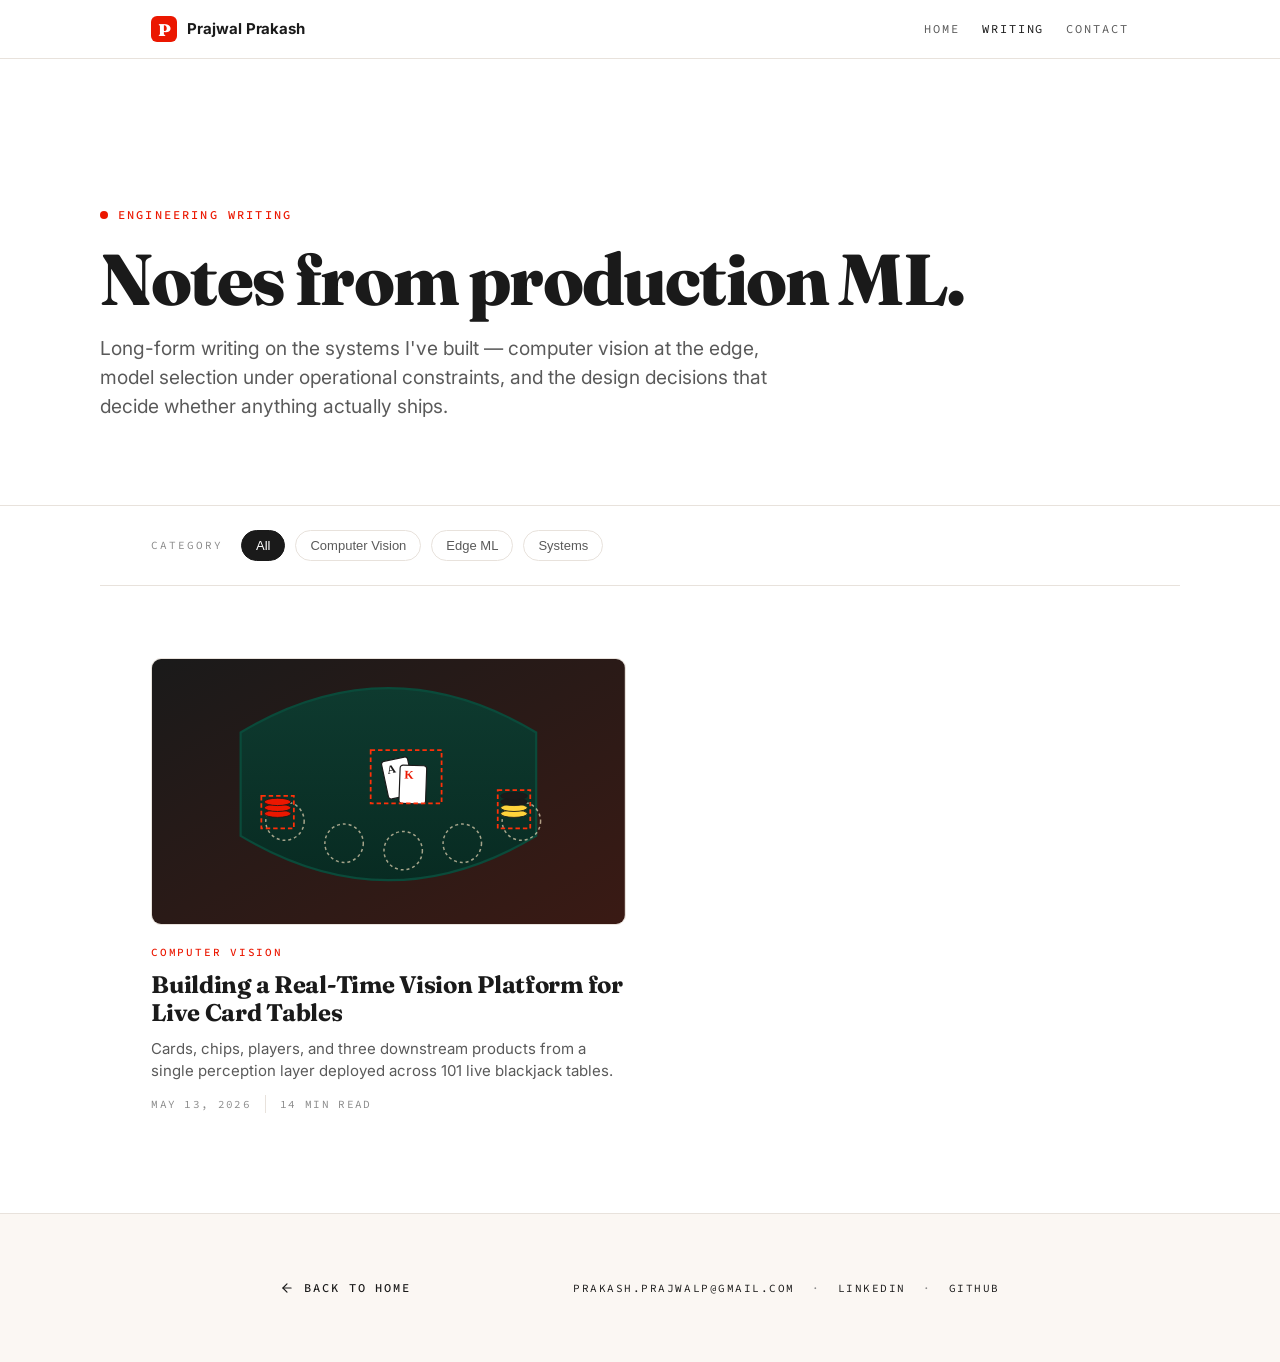
<file: blog/index.html>
<!DOCTYPE html>
<html lang="en">
<head>
  <meta charset="UTF-8" />
  <meta name="viewport" content="width=device-width, initial-scale=1.0" />
  <title>Writing — Prajwal Prakash</title>
  <meta name="description" content="Engineering writing by Prajwal Prakash — production computer vision, edge ML, and the operational decisions that shape what ships." />

  <link rel="preconnect" href="https://fonts.googleapis.com" />
  <link rel="preconnect" href="https://fonts.gstatic.com" crossorigin />
  <link href="https://fonts.googleapis.com/css2?family=Fraunces:opsz,wght@9..144,400;9..144,700;9..144,800;9..144,900&family=Inter:wght@300;400;500;600;700;800&family=Source+Code+Pro:wght@500&display=swap" rel="stylesheet" />

  <link rel="stylesheet" href="blog.css" />
  <link rel="icon" href="data:image/svg+xml,%3Csvg xmlns='http://www.w3.org/2000/svg' viewBox='0 0 100 100'%3E%3Crect width='100' height='100' rx='22' fill='%23EB1700'/%3E%3Ctext x='50' y='70' font-family='Georgia,serif' font-size='62' font-weight='900' text-anchor='middle' fill='white'%3EP%3C/text%3E%3C/svg%3E" />
</head>
<body>

  <header class="site-header">
    <div class="site-header-inner">
      <a class="site-mark" href="../">
        <span class="site-mark-badge">P</span>
        <span>Prajwal Prakash</span>
      </a>
      <nav class="site-nav" aria-label="Primary">
        <a href="../">Home</a>
        <a href="./" class="is-active">Writing</a>
        <a href="../#contact">Contact</a>
      </nav>
    </div>
  </header>

  <section class="blog-index-hero">
    <div class="blog-index-hero-inner">
      <p class="blog-index-eyebrow">Engineering Writing</p>
      <h1 class="blog-index-title">Notes from production ML.</h1>
      <p class="blog-index-sub">Long-form writing on the systems I've built — computer vision at the edge, model selection under operational constraints, and the design decisions that decide whether anything actually ships.</p>
    </div>
  </section>

  <div class="blog-filter-bar" role="tablist" aria-label="Filter posts by category">
    <span class="blog-filter-label">Category</span>
    <button class="blog-filter-chip is-active" type="button">All</button>
    <button class="blog-filter-chip" type="button">Computer Vision</button>
    <button class="blog-filter-chip" type="button">Edge ML</button>
    <button class="blog-filter-chip" type="button">Systems</button>
  </div>

  <section class="blog-card-grid">

    <a class="blog-card" href="casino-vision/">
      <div class="blog-card-hero" aria-hidden="true">
        <svg viewBox="0 0 320 180" xmlns="http://www.w3.org/2000/svg" preserveAspectRatio="xMidYMid slice">
          <defs>
            <linearGradient id="cv-bg" x1="0" x2="1" y1="0" y2="1">
              <stop offset="0%" stop-color="#1a1a1a"/>
              <stop offset="100%" stop-color="#3a1a14"/>
            </linearGradient>
            <linearGradient id="cv-felt" x1="0" x2="0" y1="0" y2="1">
              <stop offset="0%" stop-color="#0E3A2F"/>
              <stop offset="100%" stop-color="#082B22"/>
            </linearGradient>
          </defs>
          <rect width="320" height="180" fill="url(#cv-bg)"/>
          <!-- Felt arc (top-down blackjack table) -->
          <path d="M 60 50 Q 160 -10 260 50 L 260 120 Q 160 180 60 120 Z" fill="url(#cv-felt)" stroke="#0a4a3a" stroke-width="1.5"/>
          <!-- Betting circles -->
          <circle cx="90" cy="110" r="13" fill="none" stroke="#E8D7B7" stroke-width="1" stroke-dasharray="2 2" opacity="0.7"/>
          <circle cx="130" cy="125" r="13" fill="none" stroke="#E8D7B7" stroke-width="1" stroke-dasharray="2 2" opacity="0.7"/>
          <circle cx="170" cy="130" r="13" fill="none" stroke="#E8D7B7" stroke-width="1" stroke-dasharray="2 2" opacity="0.7"/>
          <circle cx="210" cy="125" r="13" fill="none" stroke="#E8D7B7" stroke-width="1" stroke-dasharray="2 2" opacity="0.7"/>
          <circle cx="250" cy="110" r="13" fill="none" stroke="#E8D7B7" stroke-width="1" stroke-dasharray="2 2" opacity="0.7"/>
          <!-- Cards (fanned) -->
          <g transform="translate(155,70) rotate(-12)">
            <rect width="18" height="26" rx="2" fill="#fff" stroke="#1a1a1a" stroke-width="0.8"/>
            <text x="3" y="9" font-family="serif" font-size="8" fill="#1a1a1a" font-weight="700">A</text>
          </g>
          <g transform="translate(168,72) rotate(2)">
            <rect width="18" height="26" rx="2" fill="#fff" stroke="#1a1a1a" stroke-width="0.8"/>
            <text x="3" y="9" font-family="serif" font-size="8" fill="#EB1700" font-weight="700">K</text>
          </g>
          <!-- Chip stacks -->
          <g transform="translate(85,105)">
            <ellipse cx="0" cy="0" rx="9" ry="2.5" fill="#EB1700" stroke="#1a1a1a" stroke-width="0.6"/>
            <ellipse cx="0" cy="-4" rx="9" ry="2.5" fill="#EB1700" stroke="#1a1a1a" stroke-width="0.6"/>
            <ellipse cx="0" cy="-8" rx="9" ry="2.5" fill="#EB1700" stroke="#1a1a1a" stroke-width="0.6"/>
          </g>
          <g transform="translate(245,105)">
            <ellipse cx="0" cy="0" rx="9" ry="2.5" fill="#FFD43B" stroke="#1a1a1a" stroke-width="0.6"/>
            <ellipse cx="0" cy="-4" rx="9" ry="2.5" fill="#FFD43B" stroke="#1a1a1a" stroke-width="0.6"/>
            <ellipse cx="0" cy="-8" rx="9" ry="2.5" fill="#1A1A1A" stroke="#1a1a1a" stroke-width="0.6"/>
            <ellipse cx="0" cy="-12" rx="9" ry="2.5" fill="#1A1A1A" stroke="#1a1a1a" stroke-width="0.6"/>
          </g>
          <!-- Detection overlay strokes -->
          <rect x="148" y="62" width="48" height="36" fill="none" stroke="#FF3008" stroke-width="1.2" stroke-dasharray="3 2"/>
          <rect x="74" y="93" width="22" height="22" fill="none" stroke="#FF3008" stroke-width="1.2" stroke-dasharray="3 2"/>
          <rect x="234" y="89" width="22" height="26" fill="none" stroke="#FF3008" stroke-width="1.2" stroke-dasharray="3 2"/>
        </svg>
      </div>
      <p class="blog-card-tag">Computer Vision</p>
      <h2 class="blog-card-title">Building a Real-Time Vision Platform for Live Card Tables</h2>
      <p class="blog-card-dek">Cards, chips, players, and three downstream products from a single perception layer deployed across 101 live blackjack tables.</p>
      <p class="blog-card-meta"><span>May 13, 2026</span><span>14 min read</span></p>
    </a>

  </section>

  <footer class="post-footer">
    <div class="post-footer-inner">
      <a class="post-footer-back" href="../">
        <svg viewBox="0 0 24 24" fill="none" stroke="currentColor" stroke-width="2" stroke-linecap="round" stroke-linejoin="round"><line x1="19" y1="12" x2="5" y2="12"/><polyline points="12 19 5 12 12 5"/></svg>
        Back to Home
      </a>
      <p class="post-footer-meta">
        <a href="mailto:prakash.prajwalp@gmail.com">prakash.prajwalp@gmail.com</a>
        &nbsp;·&nbsp;
        <a href="https://linkedin.com/in/prajwal-prakash7" target="_blank" rel="noopener">LinkedIn</a>
        &nbsp;·&nbsp;
        <a href="https://github.com/Prajje" target="_blank" rel="noopener">GitHub</a>
      </p>
    </div>
  </footer>

</body>
</html>
</file>
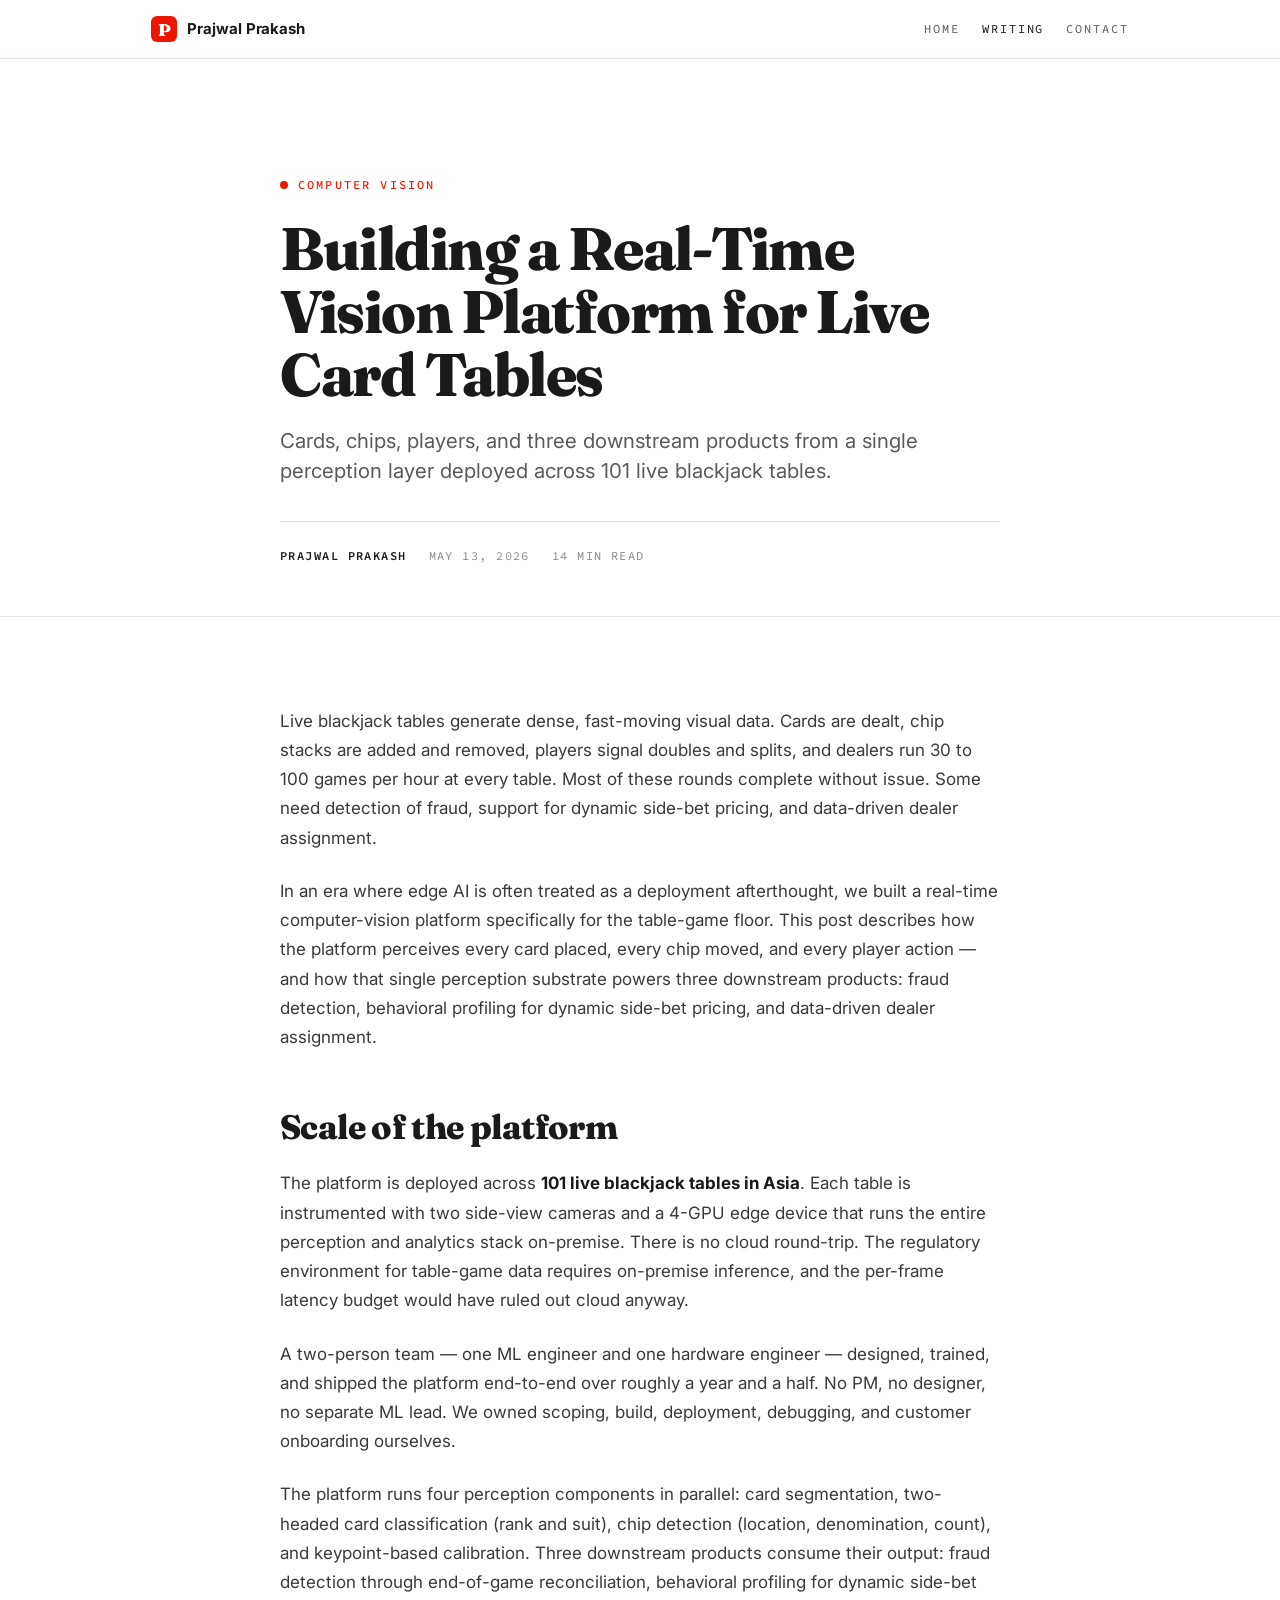
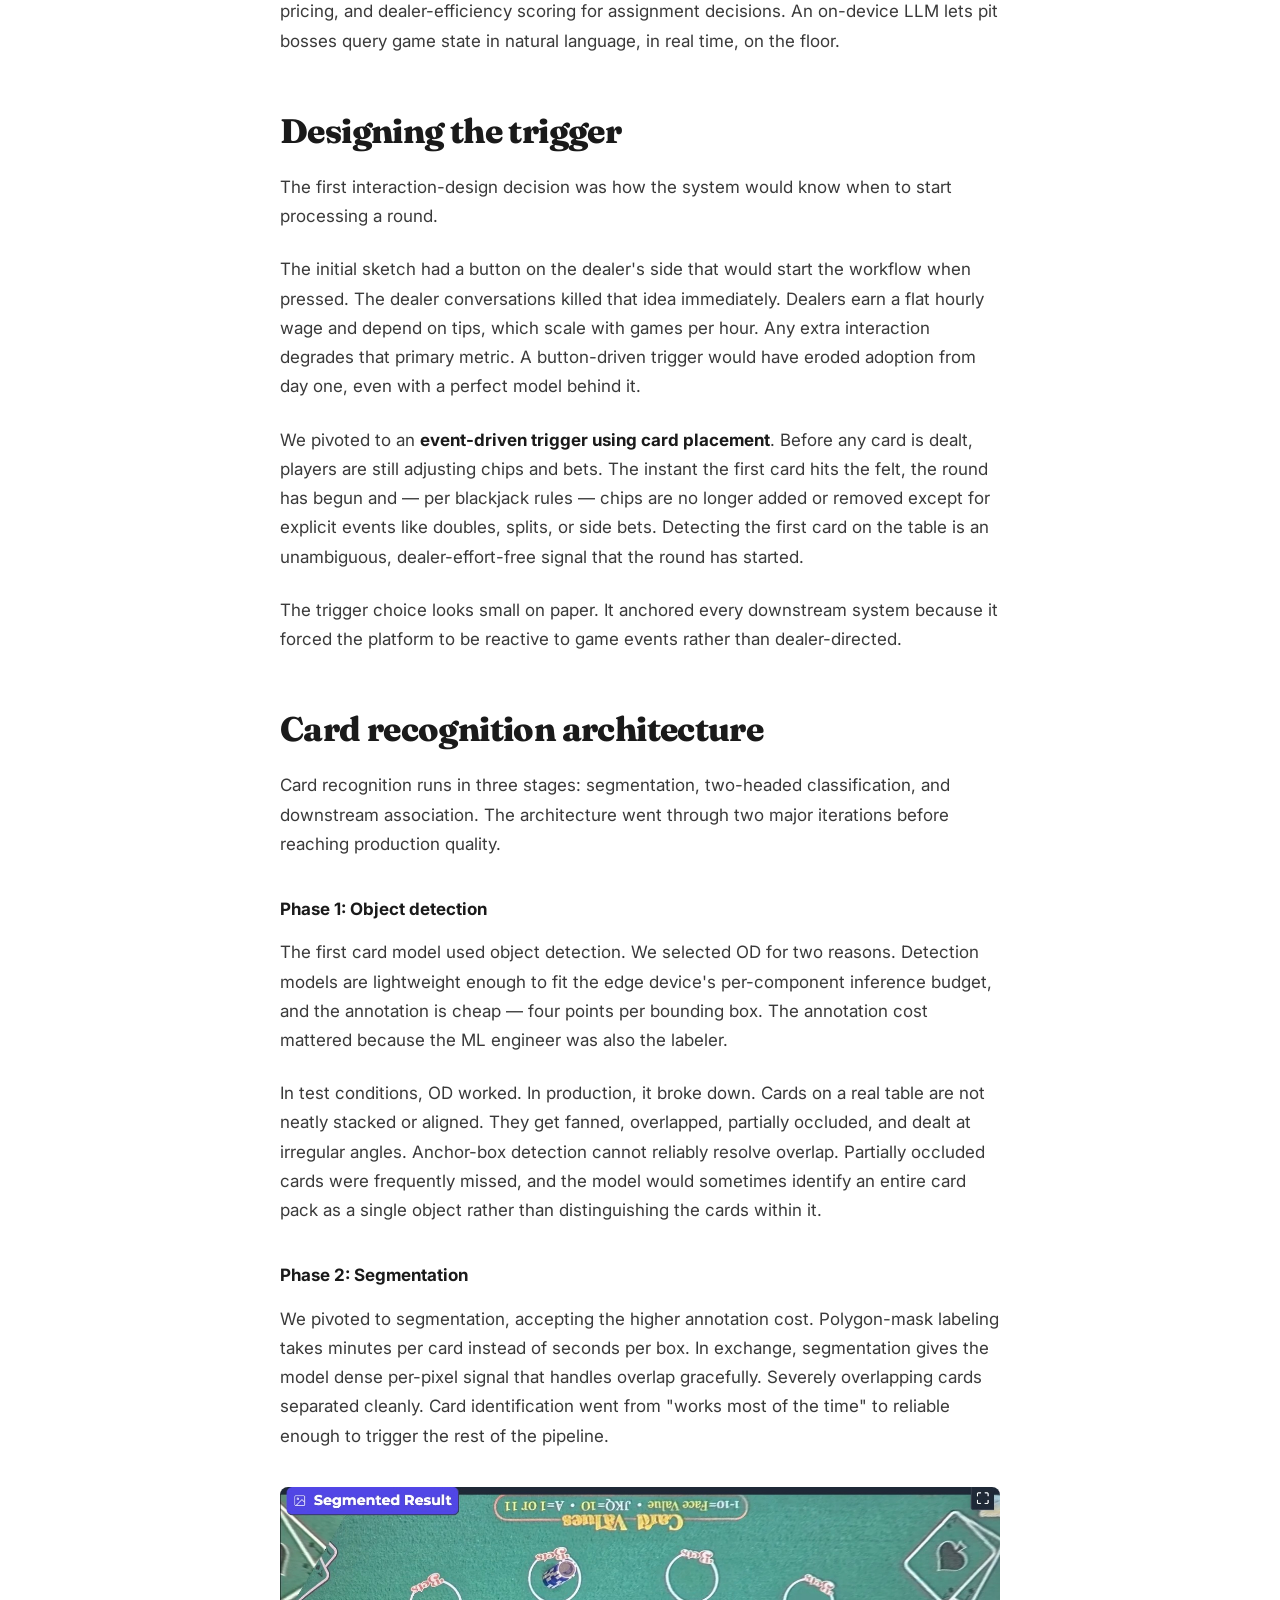
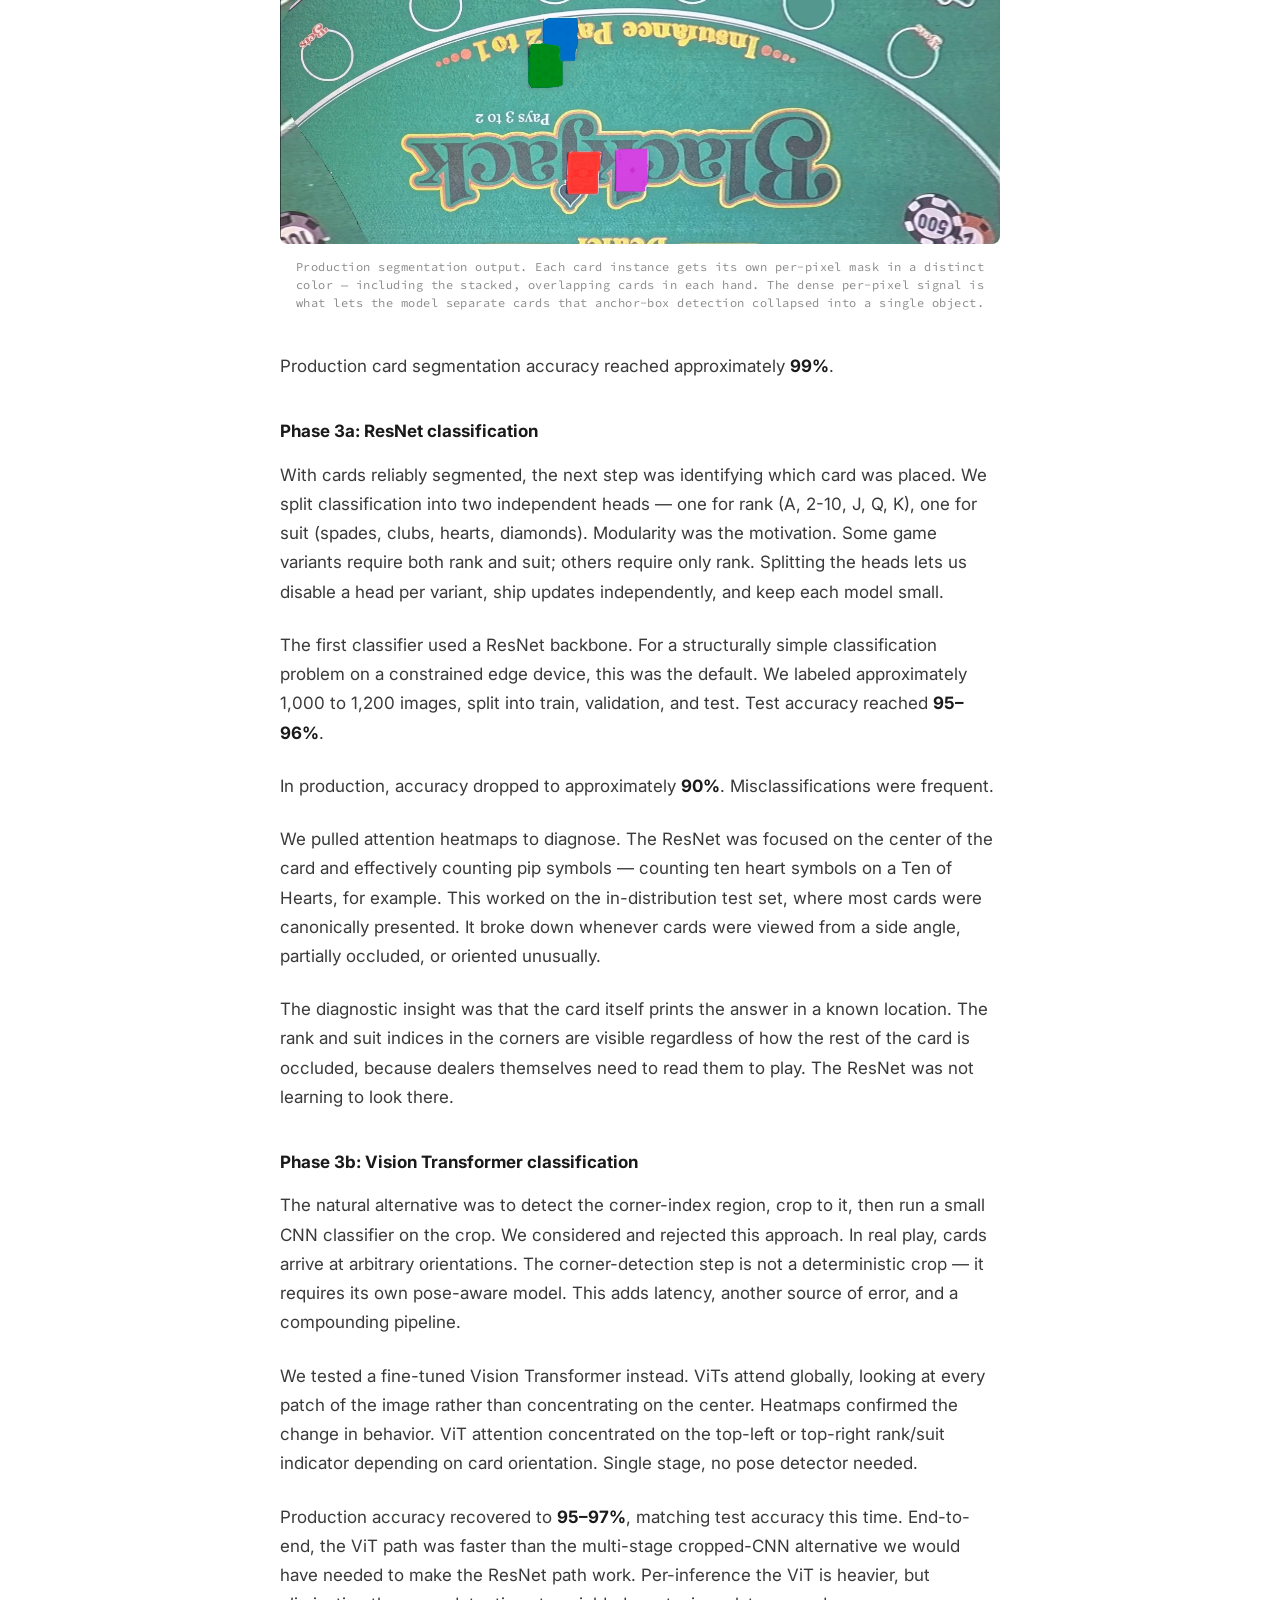
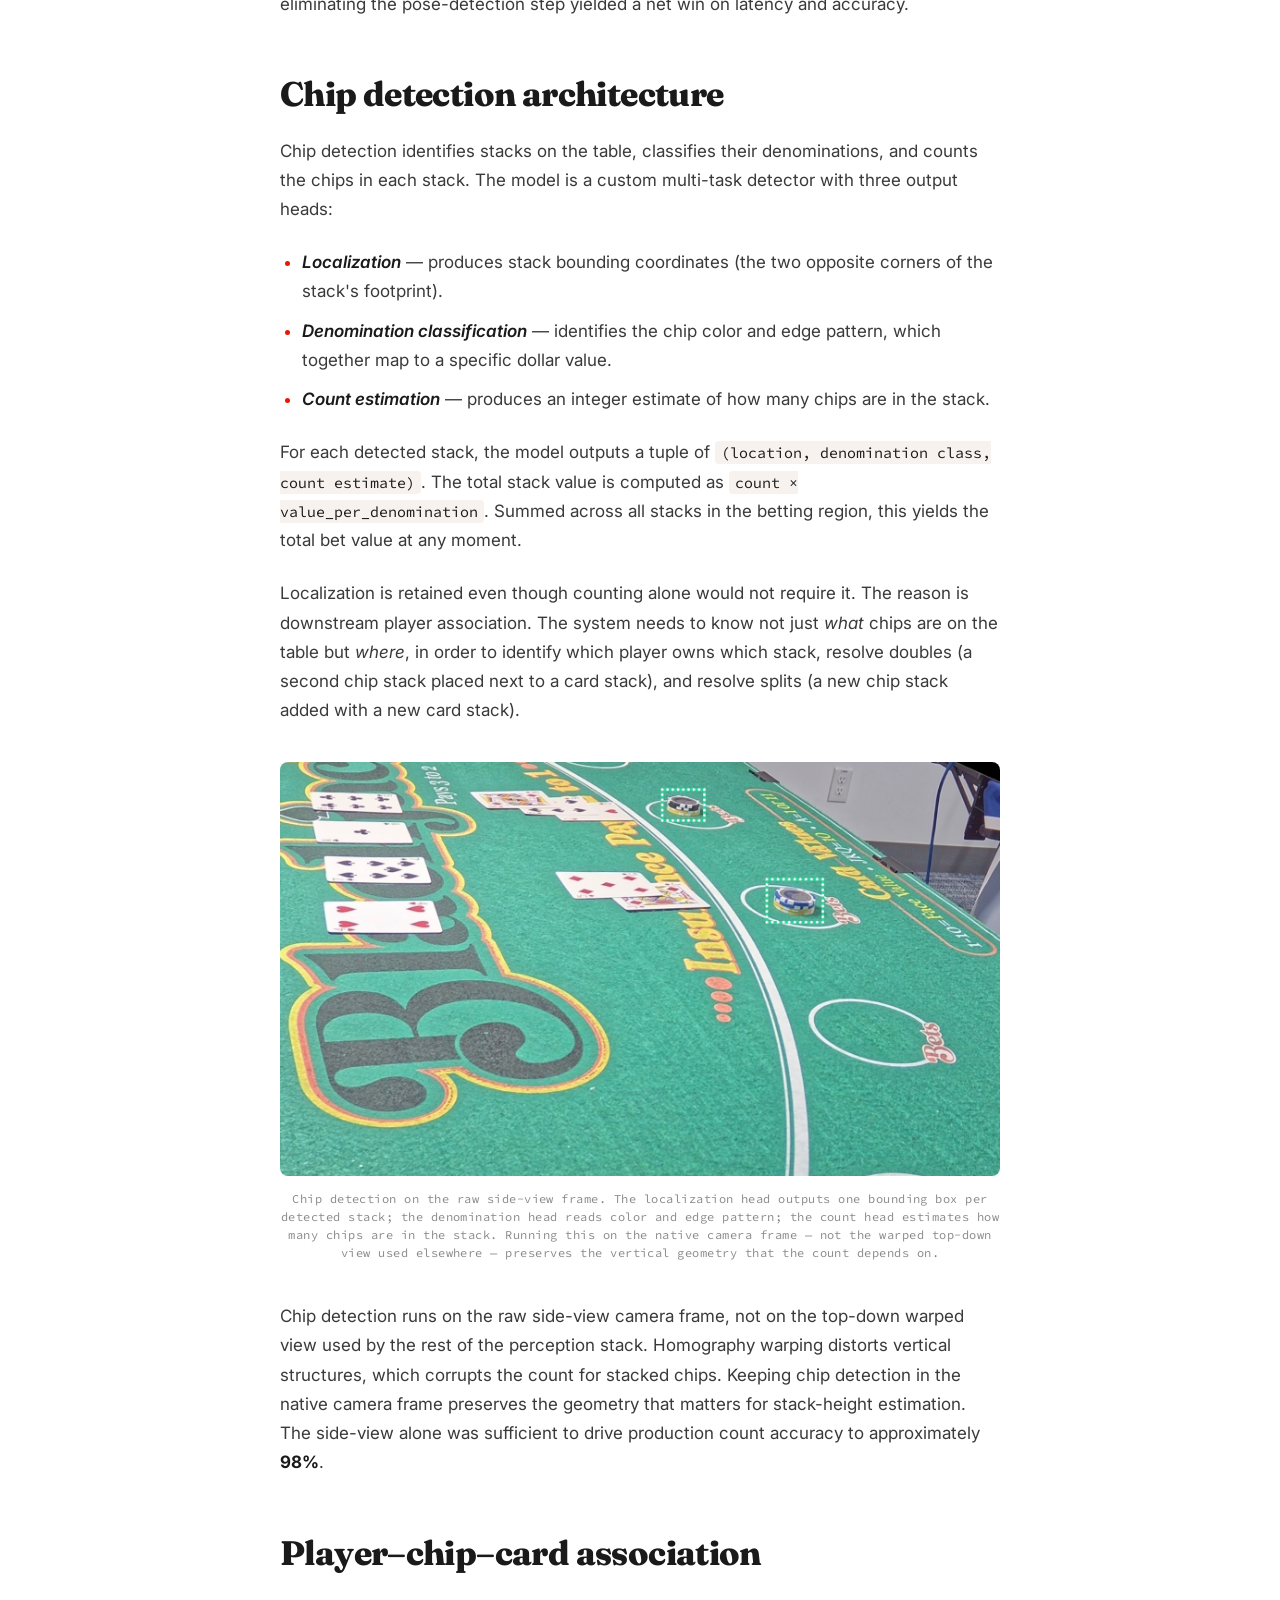
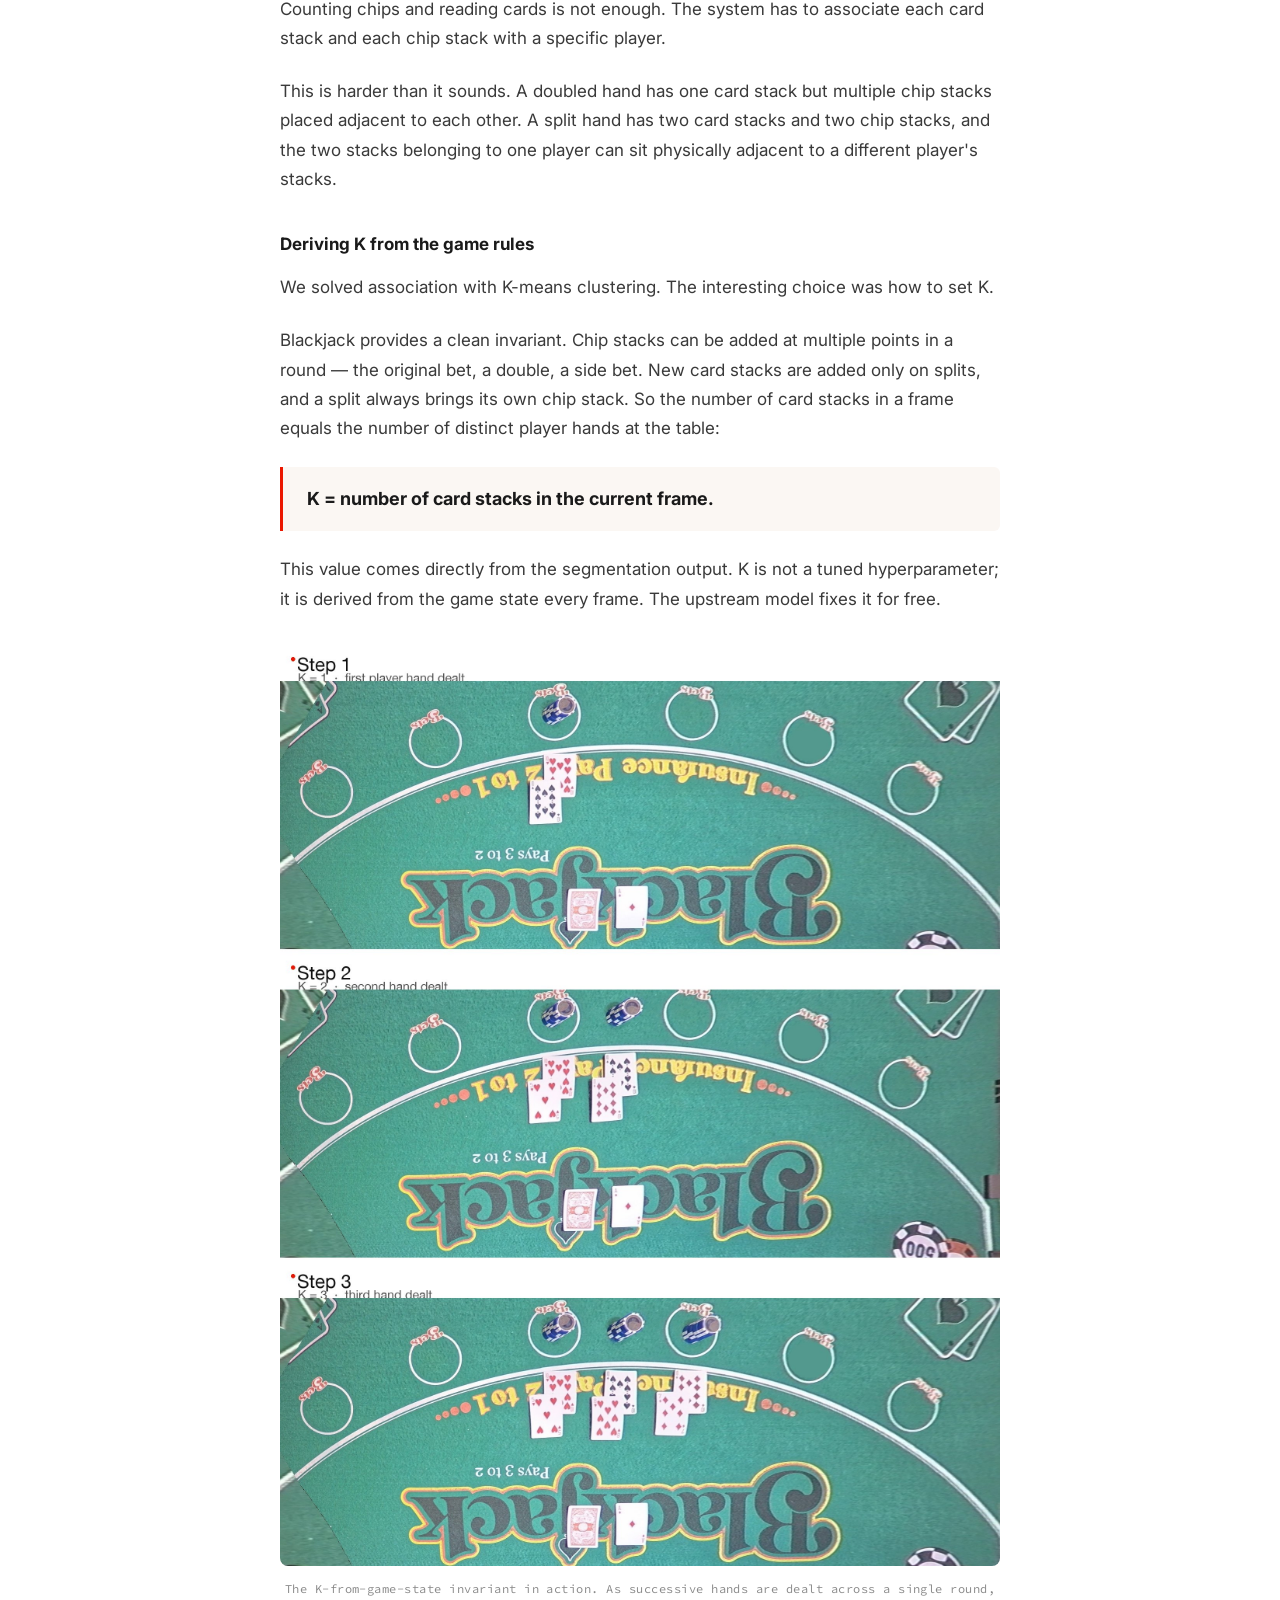
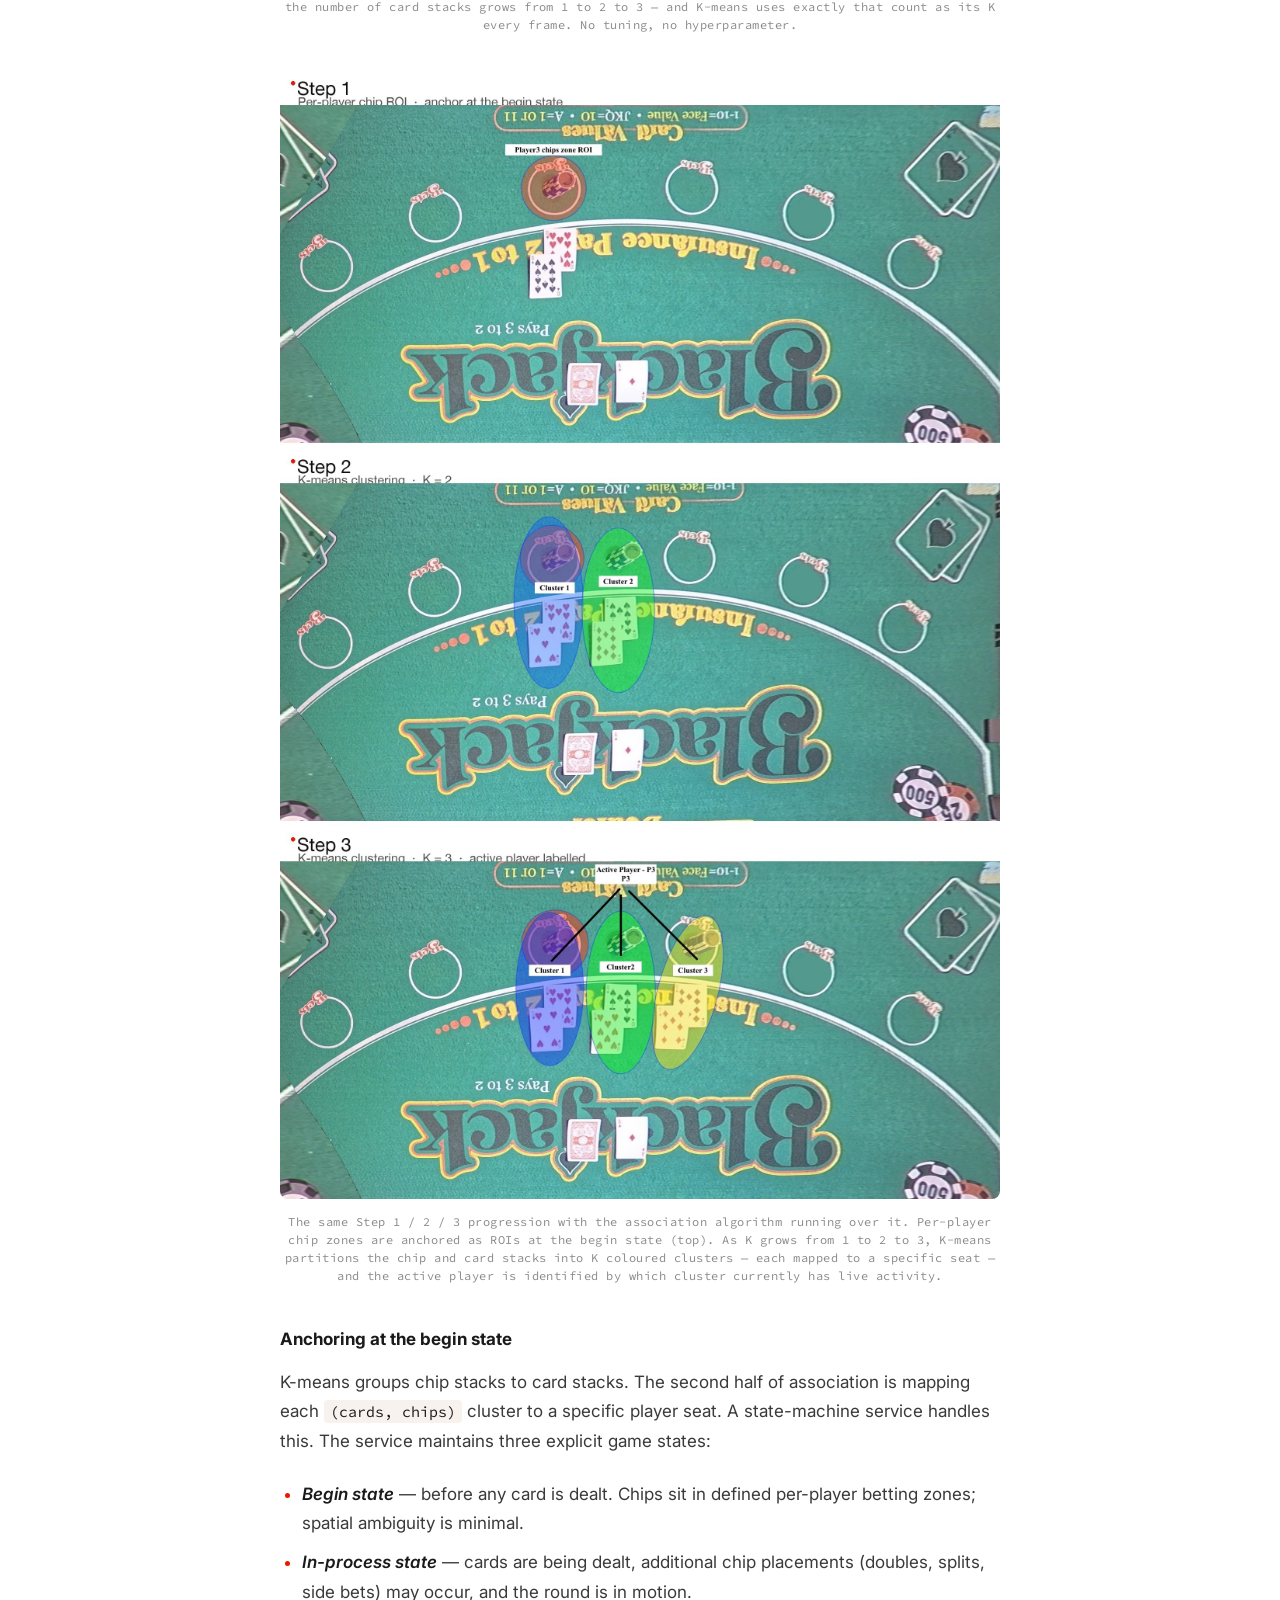
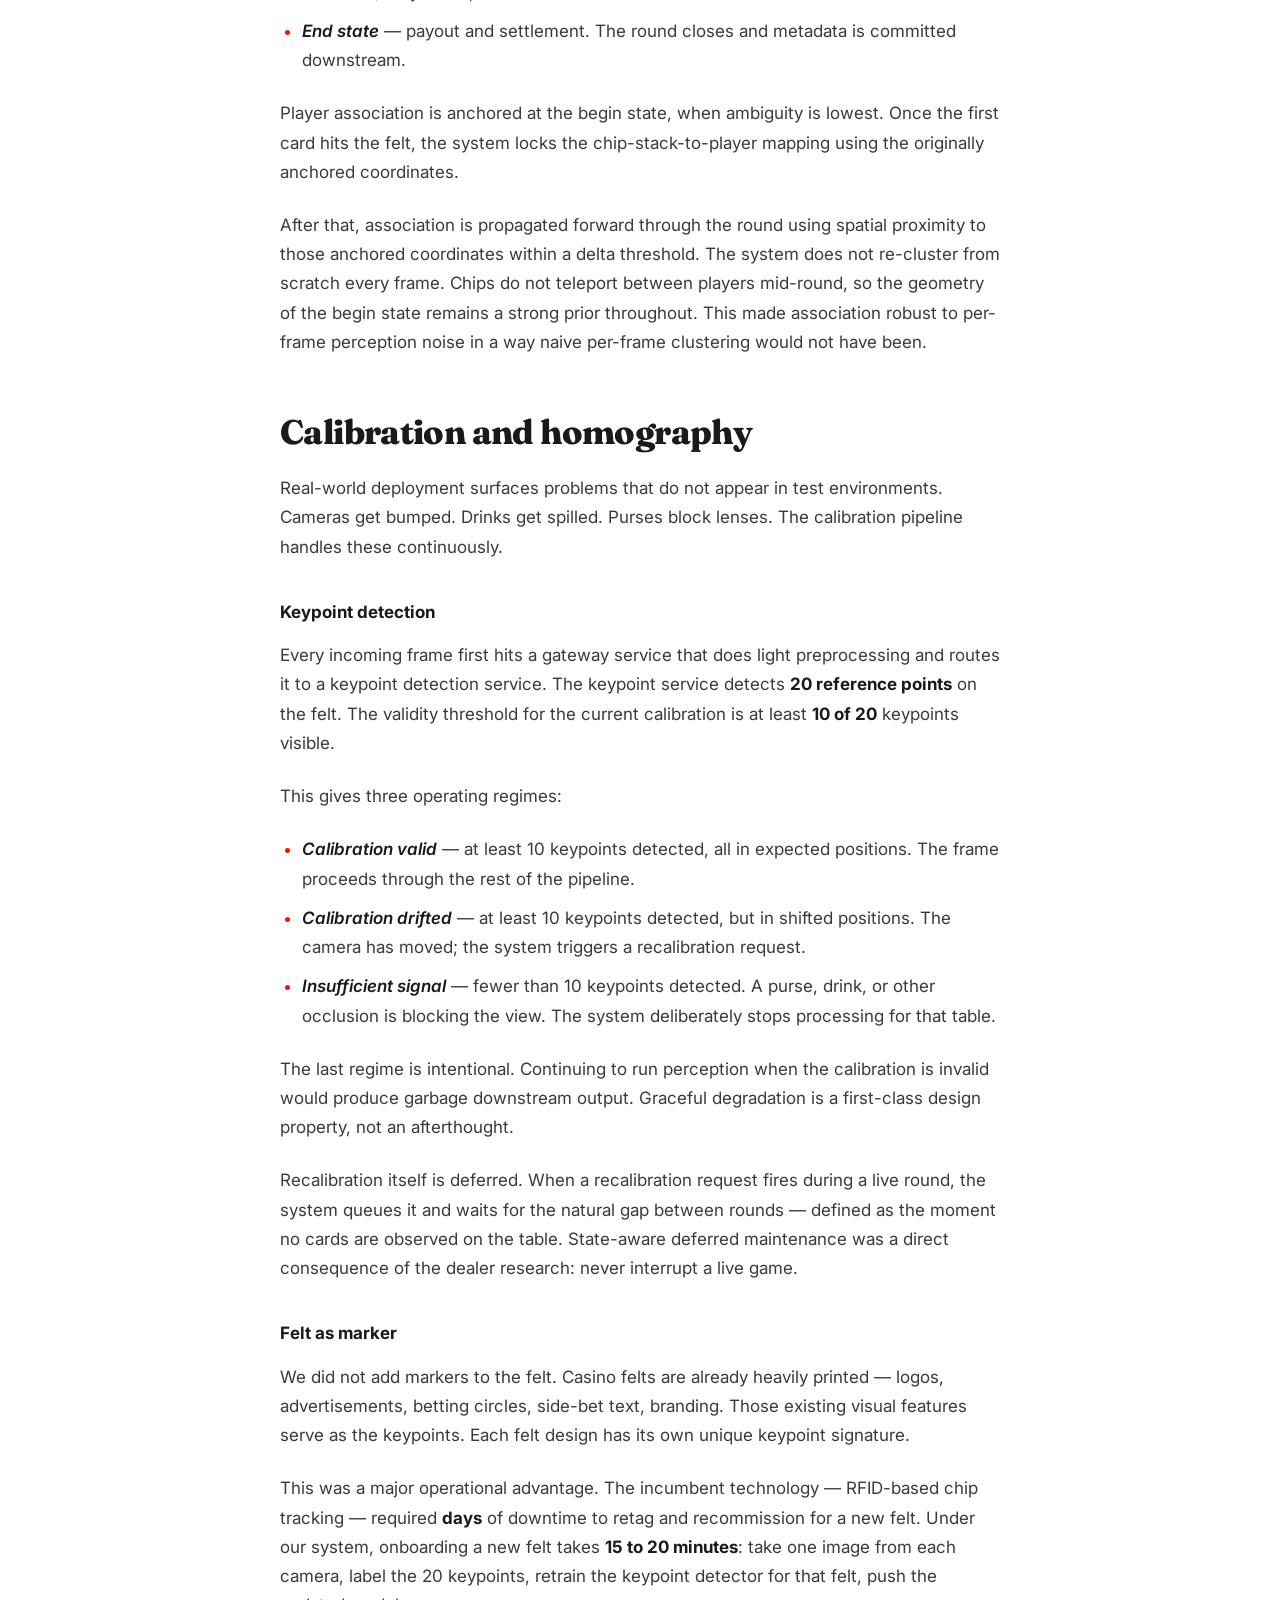
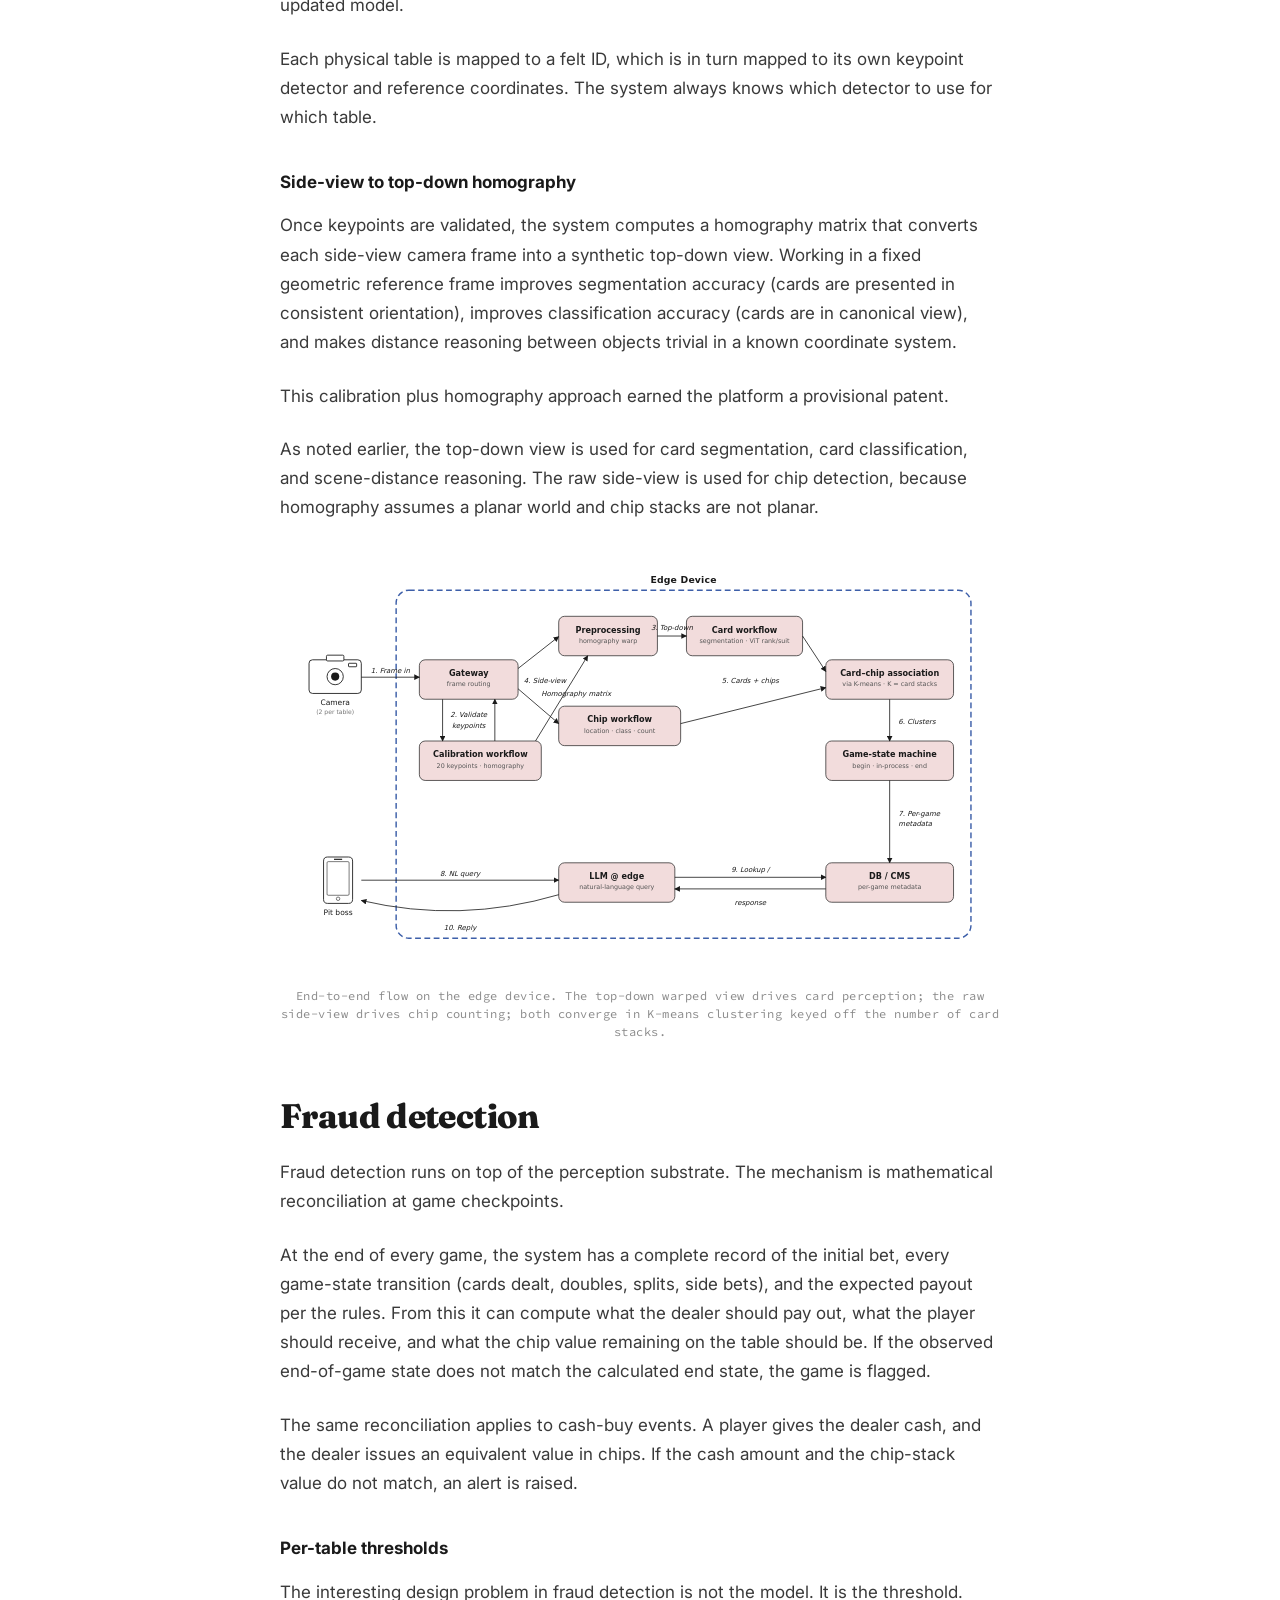
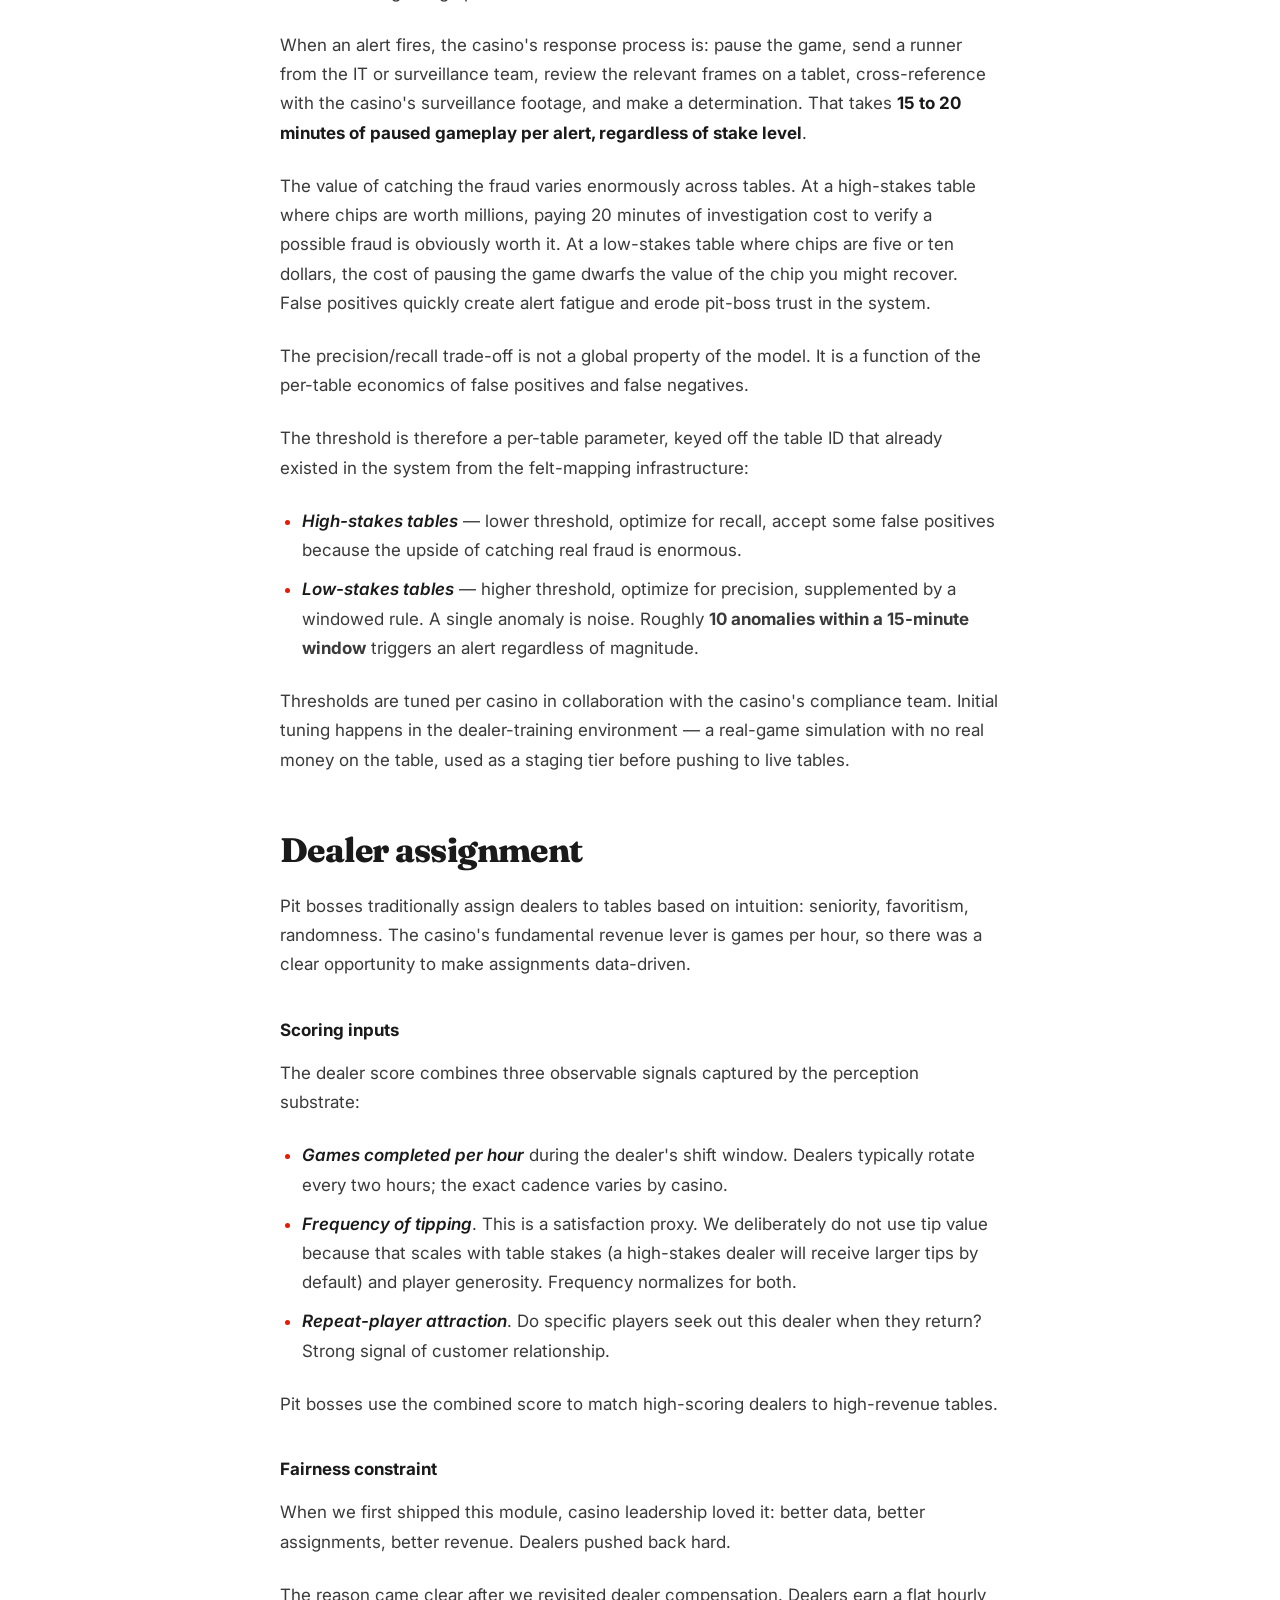
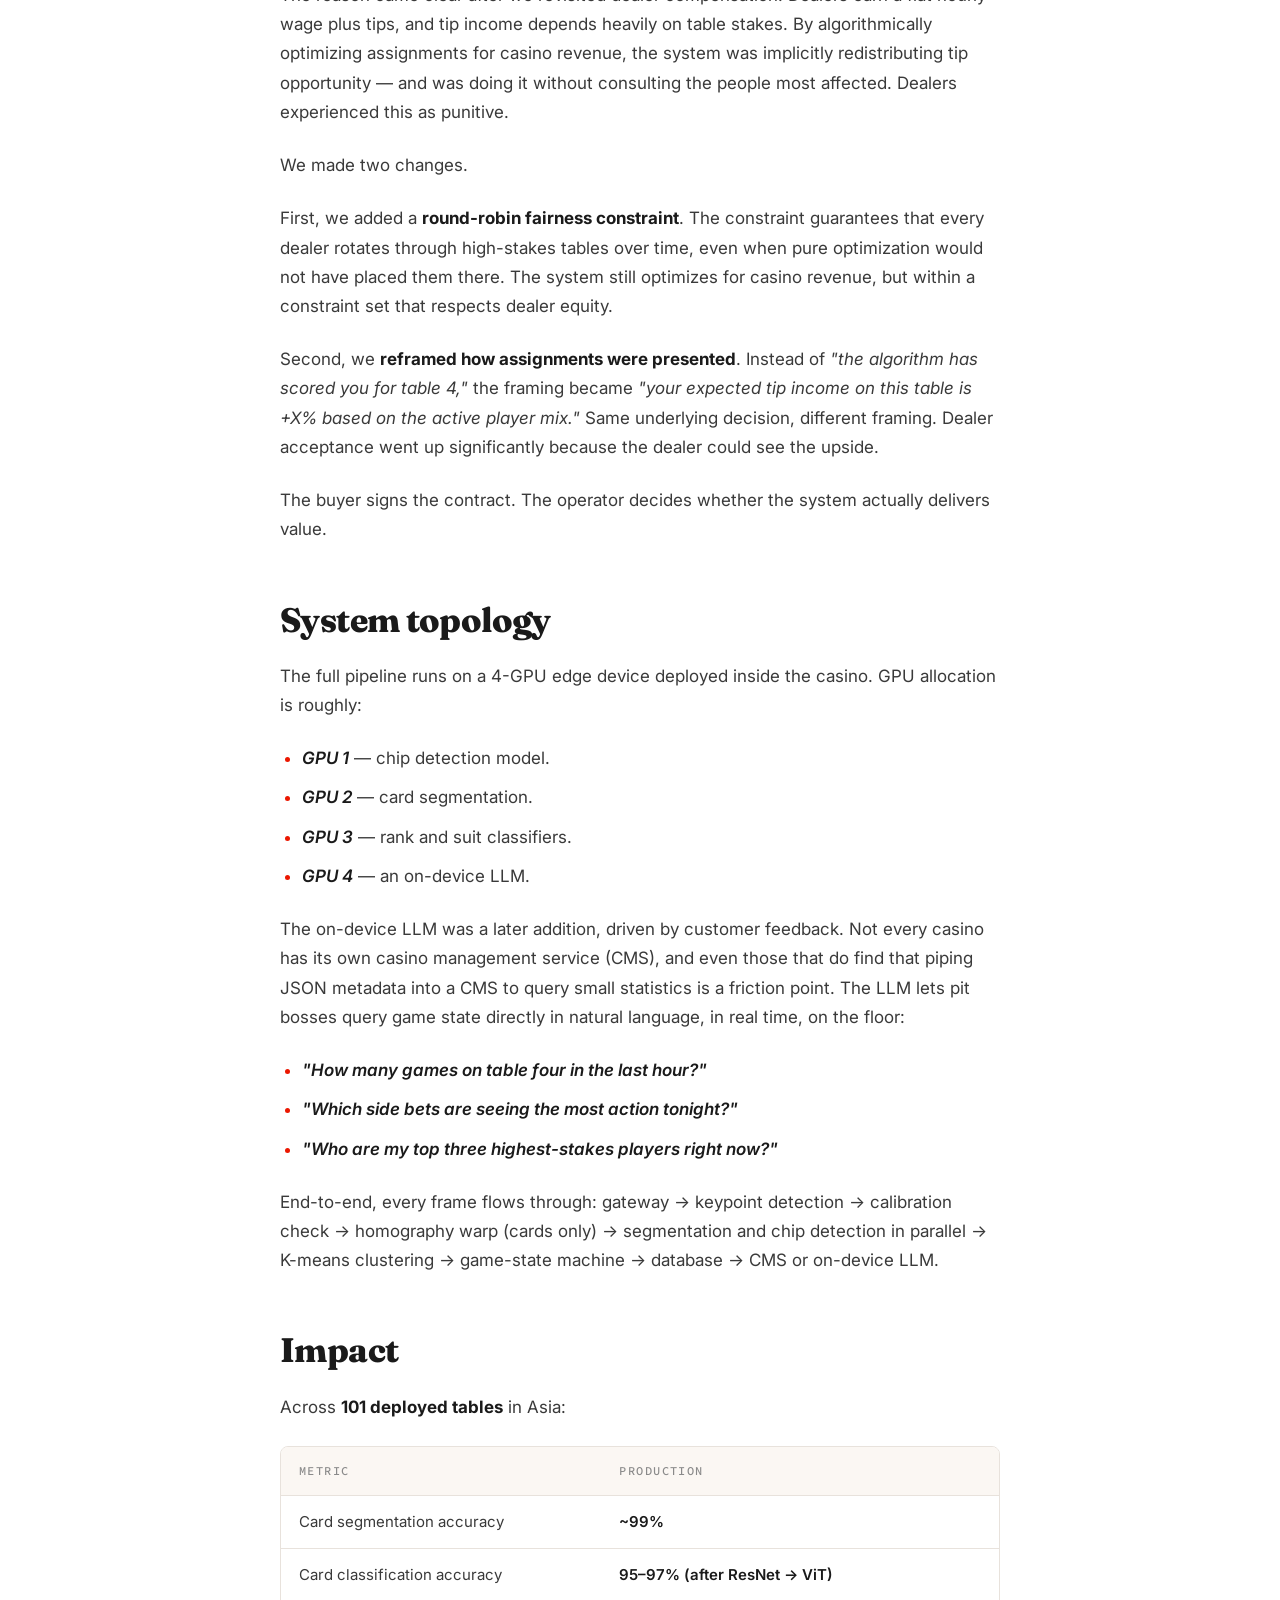
<file: blog/casino-vision/index.html>
<!DOCTYPE html>
<html lang="en">
<head>
  <meta charset="UTF-8" />
  <meta name="viewport" content="width=device-width, initial-scale=1.0" />
  <title>Building a Real-Time Vision Platform for Live Card Tables — Prajwal Prakash</title>
  <meta name="description" content="Cards, chips, players, and three downstream products from a single perception layer deployed across 101 live blackjack tables." />

  <meta property="og:type" content="article" />
  <meta property="og:title" content="Building a Real-Time Vision Platform for Live Card Tables" />
  <meta property="og:description" content="Cards, chips, players, and three downstream products from a single perception layer deployed across 101 live blackjack tables." />

  <link rel="preconnect" href="https://fonts.googleapis.com" />
  <link rel="preconnect" href="https://fonts.gstatic.com" crossorigin />
  <link href="https://fonts.googleapis.com/css2?family=Fraunces:opsz,wght@9..144,400;9..144,700;9..144,800;9..144,900&family=Inter:wght@300;400;500;600;700;800&family=Source+Code+Pro:wght@500&display=swap" rel="stylesheet" />

  <link rel="stylesheet" href="../blog.css" />
  <link rel="icon" href="data:image/svg+xml,%3Csvg xmlns='http://www.w3.org/2000/svg' viewBox='0 0 100 100'%3E%3Crect width='100' height='100' rx='22' fill='%23EB1700'/%3E%3Ctext x='50' y='70' font-family='Georgia,serif' font-size='62' font-weight='900' text-anchor='middle' fill='white'%3EP%3C/text%3E%3C/svg%3E" />
</head>
<body>

  <header class="site-header">
    <div class="site-header-inner">
      <a class="site-mark" href="../../">
        <span class="site-mark-badge">P</span>
        <span>Prajwal Prakash</span>
      </a>
      <nav class="site-nav" aria-label="Primary">
        <a href="../../">Home</a>
        <a href="../" class="is-active">Writing</a>
        <a href="../../#contact">Contact</a>
      </nav>
    </div>
  </header>

  <article>

    <section class="post-hero">
      <div class="post-hero-inner">
        <p class="post-category">Computer Vision</p>
        <h1 class="post-title">Building a Real-Time Vision Platform for Live Card Tables</h1>
        <p class="post-dek">Cards, chips, players, and three downstream products from a single perception layer deployed across 101 live blackjack tables.</p>
        <div class="post-byline">
          <span class="byline-author">Prajwal Prakash</span>
          <span>May 13, 2026</span>
          <span>14 min read</span>
        </div>
      </div>
    </section>

    <section class="post-body">
      <div class="post-body-inner">

        <p>Live blackjack tables generate dense, fast-moving visual data. Cards are dealt, chip stacks are added and removed, players signal doubles and splits, and dealers run 30 to 100 games per hour at every table. Most of these rounds complete without issue. Some need detection of fraud, support for dynamic side-bet pricing, and data-driven dealer assignment.</p>

        <p>In an era where edge AI is often treated as a deployment afterthought, we built a real-time computer-vision platform specifically for the table-game floor. This post describes how the platform perceives every card placed, every chip moved, and every player action — and how that single perception substrate powers three downstream products: fraud detection, behavioral profiling for dynamic side-bet pricing, and data-driven dealer assignment.</p>

        <h2>Scale of the platform</h2>

        <p>The platform is deployed across <strong>101 live blackjack tables in Asia</strong>. Each table is instrumented with two side-view cameras and a 4-GPU edge device that runs the entire perception and analytics stack on-premise. There is no cloud round-trip. The regulatory environment for table-game data requires on-premise inference, and the per-frame latency budget would have ruled out cloud anyway.</p>

        <p>A two-person team — one ML engineer and one hardware engineer — designed, trained, and shipped the platform end-to-end over roughly a year and a half. No PM, no designer, no separate ML lead. We owned scoping, build, deployment, debugging, and customer onboarding ourselves.</p>

        <p>The platform runs four perception components in parallel: card segmentation, two-headed card classification (rank and suit), chip detection (location, denomination, count), and keypoint-based calibration. Three downstream products consume their output: fraud detection through end-of-game reconciliation, behavioral profiling for dynamic side-bet pricing, and dealer-efficiency scoring for assignment decisions. An on-device LLM lets pit bosses query game state in natural language, in real time, on the floor.</p>

        <h2>Designing the trigger</h2>

        <p>The first interaction-design decision was how the system would know when to start processing a round.</p>

        <p>The initial sketch had a button on the dealer's side that would start the workflow when pressed. The dealer conversations killed that idea immediately. Dealers earn a flat hourly wage and depend on tips, which scale with games per hour. Any extra interaction degrades that primary metric. A button-driven trigger would have eroded adoption from day one, even with a perfect model behind it.</p>

        <p>We pivoted to an <strong>event-driven trigger using card placement</strong>. Before any card is dealt, players are still adjusting chips and bets. The instant the first card hits the felt, the round has begun and — per blackjack rules — chips are no longer added or removed except for explicit events like doubles, splits, or side bets. Detecting the first card on the table is an unambiguous, dealer-effort-free signal that the round has started.</p>

        <p>The trigger choice looks small on paper. It anchored every downstream system because it forced the platform to be reactive to game events rather than dealer-directed.</p>

        <h2>Card recognition architecture</h2>

        <p>Card recognition runs in three stages: segmentation, two-headed classification, and downstream association. The architecture went through two major iterations before reaching production quality.</p>

        <p class="phase-h">Phase 1: Object detection</p>

        <p>The first card model used object detection. We selected OD for two reasons. Detection models are lightweight enough to fit the edge device's per-component inference budget, and the annotation is cheap — four points per bounding box. The annotation cost mattered because the ML engineer was also the labeler.</p>

        <p>In test conditions, OD worked. In production, it broke down. Cards on a real table are not neatly stacked or aligned. They get fanned, overlapped, partially occluded, and dealt at irregular angles. Anchor-box detection cannot reliably resolve overlap. Partially occluded cards were frequently missed, and the model would sometimes identify an entire card pack as a single object rather than distinguishing the cards within it.</p>

        <p class="phase-h">Phase 2: Segmentation</p>

        <p>We pivoted to segmentation, accepting the higher annotation cost. Polygon-mask labeling takes minutes per card instead of seconds per box. In exchange, segmentation gives the model dense per-pixel signal that handles overlap gracefully. Severely overlapping cards separated cleanly. Card identification went from "works most of the time" to reliable enough to trigger the rest of the pipeline.</p>

        <figure>
          <img src="assets/card-segmentation.jpg" alt="Production segmentation output overlaid on a blackjack table frame. Four card instances are masked in distinct colors: the player hand's two stacked cards are masked in blue and green, and the dealer's two cards are masked in red and magenta. Each mask follows the precise pixel boundary of its card, including the overlapping edges where the two cards in each hand touch." />
          <figcaption>Production segmentation output. Each card instance gets its own per-pixel mask in a distinct color — including the stacked, overlapping cards in each hand. The dense per-pixel signal is what lets the model separate cards that anchor-box detection collapsed into a single object.</figcaption>
        </figure>

        <p>Production card segmentation accuracy reached approximately <strong>99%</strong>.</p>

        <p class="phase-h">Phase 3a: ResNet classification</p>

        <p>With cards reliably segmented, the next step was identifying which card was placed. We split classification into two independent heads — one for rank (A, 2-10, J, Q, K), one for suit (spades, clubs, hearts, diamonds). Modularity was the motivation. Some game variants require both rank and suit; others require only rank. Splitting the heads lets us disable a head per variant, ship updates independently, and keep each model small.</p>

        <p>The first classifier used a ResNet backbone. For a structurally simple classification problem on a constrained edge device, this was the default. We labeled approximately 1,000 to 1,200 images, split into train, validation, and test. Test accuracy reached <strong>95–96%</strong>.</p>

        <p>In production, accuracy dropped to approximately <strong>90%</strong>. Misclassifications were frequent.</p>

        <p>We pulled attention heatmaps to diagnose. The ResNet was focused on the center of the card and effectively counting pip symbols — counting ten heart symbols on a Ten of Hearts, for example. This worked on the in-distribution test set, where most cards were canonically presented. It broke down whenever cards were viewed from a side angle, partially occluded, or oriented unusually.</p>

        <p>The diagnostic insight was that the card itself prints the answer in a known location. The rank and suit indices in the corners are visible regardless of how the rest of the card is occluded, because dealers themselves need to read them to play. The ResNet was not learning to look there.</p>

        <p class="phase-h">Phase 3b: Vision Transformer classification</p>

        <p>The natural alternative was to detect the corner-index region, crop to it, then run a small CNN classifier on the crop. We considered and rejected this approach. In real play, cards arrive at arbitrary orientations. The corner-detection step is not a deterministic crop — it requires its own pose-aware model. This adds latency, another source of error, and a compounding pipeline.</p>

        <p>We tested a fine-tuned Vision Transformer instead. ViTs attend globally, looking at every patch of the image rather than concentrating on the center. Heatmaps confirmed the change in behavior. ViT attention concentrated on the top-left or top-right rank/suit indicator depending on card orientation. Single stage, no pose detector needed.</p>

        <p>Production accuracy recovered to <strong>95–97%</strong>, matching test accuracy this time. End-to-end, the ViT path was faster than the multi-stage cropped-CNN alternative we would have needed to make the ResNet path work. Per-inference the ViT is heavier, but eliminating the pose-detection step yielded a net win on latency and accuracy.</p>

        <h2>Chip detection architecture</h2>

        <p>Chip detection identifies stacks on the table, classifies their denominations, and counts the chips in each stack. The model is a custom multi-task detector with three output heads:</p>

        <ul>
          <li><em>Localization</em> — produces stack bounding coordinates (the two opposite corners of the stack's footprint).</li>
          <li><em>Denomination classification</em> — identifies the chip color and edge pattern, which together map to a specific dollar value.</li>
          <li><em>Count estimation</em> — produces an integer estimate of how many chips are in the stack.</li>
        </ul>

        <p>For each detected stack, the model outputs a tuple of <code>(location, denomination class, count estimate)</code>. The total stack value is computed as <code>count × value_per_denomination</code>. Summed across all stacks in the betting region, this yields the total bet value at any moment.</p>

        <p>Localization is retained even though counting alone would not require it. The reason is downstream player association. The system needs to know not just <em>what</em> chips are on the table but <em>where</em>, in order to identify which player owns which stack, resolve doubles (a second chip stack placed next to a card stack), and resolve splits (a new chip stack added with a new card stack).</p>

        <figure>
          <img src="assets/chip-detection.jpg" alt="A side-view photograph of a live blackjack table with two chip stacks detected by the model — each enclosed in a dotted green bounding box. The upper stack contains darker (higher-denomination) chips; the lower stack contains blue and white (lower-denomination) chips. Cards are visible across several player positions and the dealer position, but only the chip stacks are highlighted." />
          <figcaption>Chip detection on the raw side-view frame. The localization head outputs one bounding box per detected stack; the denomination head reads color and edge pattern; the count head estimates how many chips are in the stack. Running this on the native camera frame — not the warped top-down view used elsewhere — preserves the vertical geometry that the count depends on.</figcaption>
        </figure>

        <p>Chip detection runs on the raw side-view camera frame, not on the top-down warped view used by the rest of the perception stack. Homography warping distorts vertical structures, which corrupts the count for stacked chips. Keeping chip detection in the native camera frame preserves the geometry that matters for stack-height estimation. The side-view alone was sufficient to drive production count accuracy to approximately <strong>98%</strong>.</p>

        <h2>Player–chip–card association</h2>

        <p>Counting chips and reading cards is not enough. The system has to associate each card stack and each chip stack with a specific player.</p>

        <p>This is harder than it sounds. A doubled hand has one card stack but multiple chip stacks placed adjacent to each other. A split hand has two card stacks and two chip stacks, and the two stacks belonging to one player can sit physically adjacent to a different player's stacks.</p>

        <p class="phase-h">Deriving K from the game rules</p>

        <p>We solved association with K-means clustering. The interesting choice was how to set K.</p>

        <p>Blackjack provides a clean invariant. Chip stacks can be added at multiple points in a round — the original bet, a double, a side bet. New card stacks are added only on splits, and a split always brings its own chip stack. So the number of card stacks in a frame equals the number of distinct player hands at the table:</p>

        <blockquote><strong>K = number of card stacks in the current frame.</strong></blockquote>

        <p>This value comes directly from the segmentation output. K is not a tuned hyperparameter; it is derived from the game state every frame. The upstream model fixes it for free.</p>

        <figure>
          <img src="assets/k-progression.jpg" alt="A three-panel composite showing the same blackjack table at three successive moments in a round. Step 1: one player hand dealt — one card stack, one chip stack. Step 2: a second player hand has been dealt — two card stacks, two chip stacks. Step 3: a third player hand has been dealt — three card stacks, three chip stacks. The dealer hand is constant across all three panels." />
          <figcaption>The K-from-game-state invariant in action. As successive hands are dealt across a single round, the number of card stacks grows from 1 to 2 to 3 — and K-means uses exactly that count as its K every frame. No tuning, no hyperparameter.</figcaption>
        </figure>

        <figure>
          <img src="assets/k-algorithm.jpg" alt="A three-panel composite showing the K-means association algorithm running over the same Step 1 / Step 2 / Step 3 game-state progression. Step 1: a per-player chip zone is anchored as a region of interest (ROI) labelled 'Player 3 chips zone ROI' around the single chip stack at the begin state. Step 2: with two hands dealt, K-means partitions the chip and card stacks into two clusters labelled 'Cluster 1' and 'Cluster 2', each enclosed in a coloured ellipse. Step 3: with three hands dealt, K-means produces three clusters — 'Cluster 1', 'Cluster 2', 'Cluster 3' — and one is annotated as 'Active Player — P3', identifying whose turn it currently is." />
          <figcaption>The same Step 1 / 2 / 3 progression with the association algorithm running over it. Per-player chip zones are anchored as ROIs at the begin state (top). As K grows from 1 to 2 to 3, K-means partitions the chip and card stacks into K coloured clusters — each mapped to a specific seat — and the active player is identified by which cluster currently has live activity.</figcaption>
        </figure>

        <p class="phase-h">Anchoring at the begin state</p>

        <p>K-means groups chip stacks to card stacks. The second half of association is mapping each <code>(cards, chips)</code> cluster to a specific player seat. A state-machine service handles this. The service maintains three explicit game states:</p>

        <ul>
          <li><em>Begin state</em> — before any card is dealt. Chips sit in defined per-player betting zones; spatial ambiguity is minimal.</li>
          <li><em>In-process state</em> — cards are being dealt, additional chip placements (doubles, splits, side bets) may occur, and the round is in motion.</li>
          <li><em>End state</em> — payout and settlement. The round closes and metadata is committed downstream.</li>
        </ul>

        <p>Player association is anchored at the begin state, when ambiguity is lowest. Once the first card hits the felt, the system locks the chip-stack-to-player mapping using the originally anchored coordinates.</p>

        <p>After that, association is propagated forward through the round using spatial proximity to those anchored coordinates within a delta threshold. The system does not re-cluster from scratch every frame. Chips do not teleport between players mid-round, so the geometry of the begin state remains a strong prior throughout. This made association robust to per-frame perception noise in a way naive per-frame clustering would not have been.</p>

        <h2>Calibration and homography</h2>

        <p>Real-world deployment surfaces problems that do not appear in test environments. Cameras get bumped. Drinks get spilled. Purses block lenses. The calibration pipeline handles these continuously.</p>

        <p class="phase-h">Keypoint detection</p>

        <p>Every incoming frame first hits a gateway service that does light preprocessing and routes it to a keypoint detection service. The keypoint service detects <strong>20 reference points</strong> on the felt. The validity threshold for the current calibration is at least <strong>10 of 20</strong> keypoints visible.</p>

        <p>This gives three operating regimes:</p>

        <ul>
          <li><em>Calibration valid</em> — at least 10 keypoints detected, all in expected positions. The frame proceeds through the rest of the pipeline.</li>
          <li><em>Calibration drifted</em> — at least 10 keypoints detected, but in shifted positions. The camera has moved; the system triggers a recalibration request.</li>
          <li><em>Insufficient signal</em> — fewer than 10 keypoints detected. A purse, drink, or other occlusion is blocking the view. The system deliberately stops processing for that table.</li>
        </ul>

        <p>The last regime is intentional. Continuing to run perception when the calibration is invalid would produce garbage downstream output. Graceful degradation is a first-class design property, not an afterthought.</p>

        <p>Recalibration itself is deferred. When a recalibration request fires during a live round, the system queues it and waits for the natural gap between rounds — defined as the moment no cards are observed on the table. State-aware deferred maintenance was a direct consequence of the dealer research: never interrupt a live game.</p>

        <p class="phase-h">Felt as marker</p>

        <p>We did not add markers to the felt. Casino felts are already heavily printed — logos, advertisements, betting circles, side-bet text, branding. Those existing visual features serve as the keypoints. Each felt design has its own unique keypoint signature.</p>

        <p>This was a major operational advantage. The incumbent technology — RFID-based chip tracking — required <strong>days</strong> of downtime to retag and recommission for a new felt. Under our system, onboarding a new felt takes <strong>15 to 20 minutes</strong>: take one image from each camera, label the 20 keypoints, retrain the keypoint detector for that felt, push the updated model.</p>

        <p>Each physical table is mapped to a felt ID, which is in turn mapped to its own keypoint detector and reference coordinates. The system always knows which detector to use for which table.</p>

        <p class="phase-h">Side-view to top-down homography</p>

        <p>Once keypoints are validated, the system computes a homography matrix that converts each side-view camera frame into a synthetic top-down view. Working in a fixed geometric reference frame improves segmentation accuracy (cards are presented in consistent orientation), improves classification accuracy (cards are in canonical view), and makes distance reasoning between objects trivial in a known coordinate system.</p>

        <p>This calibration plus homography approach earned the platform a provisional patent.</p>

        <p>As noted earlier, the top-down view is used for card segmentation, card classification, and scene-distance reasoning. The raw side-view is used for chip detection, because homography assumes a planar world and chip stacks are not planar.</p>

        <figure class="diagram">
          <img src="assets/pipeline-diagram.svg" alt="Block diagram of the edge perception pipeline. Camera frames enter a Gateway service. Gateway validates keypoints via a Calibration component, then routes warped top-down frames to a Card workflow (segmentation + ViT rank/suit) and raw side-view frames to a Chip workflow (location, class, count). Both workflows feed K-means clustering keyed on the card-stack count, which feeds a game-state machine with begin/in-process/end states, which commits per-game metadata to a DB or CMS. A separate flow lets a Pit boss send natural-language queries to an on-device LLM that looks up the DB and replies." />
          <figcaption>End-to-end flow on the edge device. The top-down warped view drives card perception; the raw side-view drives chip counting; both converge in K-means clustering keyed off the number of card stacks.</figcaption>
        </figure>

        <h2>Fraud detection</h2>

        <p>Fraud detection runs on top of the perception substrate. The mechanism is mathematical reconciliation at game checkpoints.</p>

        <p>At the end of every game, the system has a complete record of the initial bet, every game-state transition (cards dealt, doubles, splits, side bets), and the expected payout per the rules. From this it can compute what the dealer should pay out, what the player should receive, and what the chip value remaining on the table should be. If the observed end-of-game state does not match the calculated end state, the game is flagged.</p>

        <p>The same reconciliation applies to cash-buy events. A player gives the dealer cash, and the dealer issues an equivalent value in chips. If the cash amount and the chip-stack value do not match, an alert is raised.</p>

        <p class="phase-h">Per-table thresholds</p>

        <p>The interesting design problem in fraud detection is not the model. It is the threshold.</p>

        <p>When an alert fires, the casino's response process is: pause the game, send a runner from the IT or surveillance team, review the relevant frames on a tablet, cross-reference with the casino's surveillance footage, and make a determination. That takes <strong>15 to 20 minutes of paused gameplay per alert, regardless of stake level</strong>.</p>

        <p>The value of catching the fraud varies enormously across tables. At a high-stakes table where chips are worth millions, paying 20 minutes of investigation cost to verify a possible fraud is obviously worth it. At a low-stakes table where chips are five or ten dollars, the cost of pausing the game dwarfs the value of the chip you might recover. False positives quickly create alert fatigue and erode pit-boss trust in the system.</p>

        <p>The precision/recall trade-off is not a global property of the model. It is a function of the per-table economics of false positives and false negatives.</p>

        <p>The threshold is therefore a per-table parameter, keyed off the table ID that already existed in the system from the felt-mapping infrastructure:</p>

        <ul>
          <li><em>High-stakes tables</em> — lower threshold, optimize for recall, accept some false positives because the upside of catching real fraud is enormous.</li>
          <li><em>Low-stakes tables</em> — higher threshold, optimize for precision, supplemented by a windowed rule. A single anomaly is noise. Roughly <strong>10 anomalies within a 15-minute window</strong> triggers an alert regardless of magnitude.</li>
        </ul>

        <p>Thresholds are tuned per casino in collaboration with the casino's compliance team. Initial tuning happens in the dealer-training environment — a real-game simulation with no real money on the table, used as a staging tier before pushing to live tables.</p>

        <h2>Dealer assignment</h2>

        <p>Pit bosses traditionally assign dealers to tables based on intuition: seniority, favoritism, randomness. The casino's fundamental revenue lever is games per hour, so there was a clear opportunity to make assignments data-driven.</p>

        <p class="phase-h">Scoring inputs</p>

        <p>The dealer score combines three observable signals captured by the perception substrate:</p>

        <ul>
          <li><em>Games completed per hour</em> during the dealer's shift window. Dealers typically rotate every two hours; the exact cadence varies by casino.</li>
          <li><em>Frequency of tipping</em>. This is a satisfaction proxy. We deliberately do not use tip value because that scales with table stakes (a high-stakes dealer will receive larger tips by default) and player generosity. Frequency normalizes for both.</li>
          <li><em>Repeat-player attraction</em>. Do specific players seek out this dealer when they return? Strong signal of customer relationship.</li>
        </ul>

        <p>Pit bosses use the combined score to match high-scoring dealers to high-revenue tables.</p>

        <p class="phase-h">Fairness constraint</p>

        <p>When we first shipped this module, casino leadership loved it: better data, better assignments, better revenue. Dealers pushed back hard.</p>

        <p>The reason came clear after we revisited dealer compensation. Dealers earn a flat hourly wage plus tips, and tip income depends heavily on table stakes. By algorithmically optimizing assignments for casino revenue, the system was implicitly redistributing tip opportunity — and was doing it without consulting the people most affected. Dealers experienced this as punitive.</p>

        <p>We made two changes.</p>

        <p>First, we added a <strong>round-robin fairness constraint</strong>. The constraint guarantees that every dealer rotates through high-stakes tables over time, even when pure optimization would not have placed them there. The system still optimizes for casino revenue, but within a constraint set that respects dealer equity.</p>

        <p>Second, we <strong>reframed how assignments were presented</strong>. Instead of <em>"the algorithm has scored you for table 4,"</em> the framing became <em>"your expected tip income on this table is +X% based on the active player mix."</em> Same underlying decision, different framing. Dealer acceptance went up significantly because the dealer could see the upside.</p>

        <p>The buyer signs the contract. The operator decides whether the system actually delivers value.</p>

        <h2>System topology</h2>

        <p>The full pipeline runs on a 4-GPU edge device deployed inside the casino. GPU allocation is roughly:</p>

        <ul>
          <li><em>GPU 1</em> — chip detection model.</li>
          <li><em>GPU 2</em> — card segmentation.</li>
          <li><em>GPU 3</em> — rank and suit classifiers.</li>
          <li><em>GPU 4</em> — an on-device LLM.</li>
        </ul>

        <p>The on-device LLM was a later addition, driven by customer feedback. Not every casino has its own casino management service (CMS), and even those that do find that piping JSON metadata into a CMS to query small statistics is a friction point. The LLM lets pit bosses query game state directly in natural language, in real time, on the floor:</p>

        <ul>
          <li><em>"How many games on table four in the last hour?"</em></li>
          <li><em>"Which side bets are seeing the most action tonight?"</em></li>
          <li><em>"Who are my top three highest-stakes players right now?"</em></li>
        </ul>

        <p>End-to-end, every frame flows through: gateway → keypoint detection → calibration check → homography warp (cards only) → segmentation and chip detection in parallel → K-means clustering → game-state machine → database → CMS or on-device LLM.</p>

        <h2>Impact</h2>

        <p>Across <strong>101 deployed tables</strong> in Asia:</p>

        <div class="post-table-wrap">
          <table>
            <thead>
              <tr><th>Metric</th><th>Production</th></tr>
            </thead>
            <tbody>
              <tr><td>Card segmentation accuracy</td><td>~99%</td></tr>
              <tr><td>Card classification accuracy</td><td>95–97% (after ResNet → ViT)</td></tr>
              <tr><td>Chip count accuracy</td><td>~98%</td></tr>
              <tr><td>Confirmed monthly fraud incidents</td><td>~40% reduction post-deployment</td></tr>
              <tr><td>Side-bet revenue uplift (one client)</td><td>~4% (~$3M incremental annual revenue)</td></tr>
              <tr><td>Overall revenue uplift</td><td>~4–5% across deployed tables</td></tr>
              <tr><td>Felt onboarding cost</td><td>15–20 min (vs. days for the RFID incumbent)</td></tr>
            </tbody>
          </table>
        </div>

        <p>The platform demonstrates how a single perception substrate can power three operationally distinct products on the same hardware. Card recognition, chip detection, and player association feed fraud detection, dynamic pricing, and dealer assignment without duplicating the upstream pipeline.</p>

        <p>This unified architecture is what allowed a two-person team to ship a multi-product platform. Each downstream product reuses the same perception components, so adding a new table type — a different game variant, a different felt design, a different stake structure — does not require building a new perception stack. The system scales by extending the upstream substrate rather than duplicating the pipeline.</p>

        <p>Most importantly, the platform reduced confirmed monthly fraud incidents by approximately <strong>40%</strong> and lifted side-bet revenue by approximately <strong>4%</strong> at one client, translating to roughly <strong>$3M in incremental annual revenue</strong>. Two caveats matter on the fraud number. It is a count of confirmed incidents, not a dollar figure, because fraud is not linear month-over-month and per-incident dollar values are too noisy to attribute. And the system both deters and detects — the 40% reduction reflects both fewer incidents occurring and better detection of those that did. The side-bet uplift was the surprise of the engagement. Industry wisdom held that main bets dominated revenue. The data showed side bets were the underexploited margin, and the uplift was net new revenue rather than cannibalization of main-bet revenue.</p>

      </div>
    </section>

  </article>

  <footer class="post-footer">
    <div class="post-footer-inner">
      <a class="post-footer-back" href="../">
        <svg viewBox="0 0 24 24" fill="none" stroke="currentColor" stroke-width="2" stroke-linecap="round" stroke-linejoin="round"><line x1="19" y1="12" x2="5" y2="12"/><polyline points="12 19 5 12 12 5"/></svg>
        Back to Writing
      </a>
      <p class="post-footer-meta">
        <a href="mailto:prakash.prajwalp@gmail.com">prakash.prajwalp@gmail.com</a>
        &nbsp;·&nbsp;
        <a href="https://linkedin.com/in/prajwal-prakash7" target="_blank" rel="noopener">LinkedIn</a>
        &nbsp;·&nbsp;
        <a href="https://github.com/Prajje" target="_blank" rel="noopener">GitHub</a>
      </p>
    </div>
  </footer>

</body>
</html>
</file>
<file: blog/blog.css>
/* =========================================================
   hello-doordash blog — typography, layout, post styles
   Modeled after DoorDash engineering blog: white background,
   tight serif-free headings, generous reading column,
   pink rounded component diagrams.
   ========================================================= */

:root {
  --dd-red:        #EB1700;
  --dd-red-bright: #FF3008;
  --dd-red-deep:   #B01000;
  --ink:           #1A1A1A;
  --ink-soft:      #3A3A3A;
  --ink-mid:       #5A5A5A;
  --ink-faint:     #8A8A8A;
  --cream:         #F7F2EE;
  --cream-soft:    #FBF7F3;
  --white:         #FFFFFF;
  --rule:          #E8E2DC;
  --rule-soft:     #F0EBE5;
  --diagram-pink:  #F2DCDC;
  --diagram-blue:  #3D5FA9;

  --font-sans:  'Inter', system-ui, -apple-system, 'Segoe UI', sans-serif;
  --font-serif: 'Fraunces', Georgia, 'Times New Roman', serif;
  --font-mono:  'Source Code Pro', ui-monospace, Menlo, monospace;

  --reading-max: 720px;
  --wide-max:    1080px;
  --pad-x: clamp(20px, 4vw, 56px);
}

*, *::before, *::after { box-sizing: border-box; margin: 0; padding: 0; }

html { scroll-behavior: smooth; -webkit-text-size-adjust: 100%; }

body {
  font-family: var(--font-sans);
  font-weight: 400;
  font-size: 17px;
  line-height: 1.65;
  color: var(--ink);
  background: var(--white);
  -webkit-font-smoothing: antialiased;
  text-rendering: optimizeLegibility;
}

img, svg, canvas { display: block; max-width: 100%; }

a { color: var(--dd-red); text-decoration: none; }
a:hover { color: var(--dd-red-bright); text-decoration: underline; text-underline-offset: 3px; }

::selection { background: var(--dd-red); color: var(--white); }

/* =========================================================
   Site header — minimal nav for blog pages
   ========================================================= */

.site-header {
  position: sticky;
  top: 0;
  z-index: 10;
  background: rgba(255, 255, 255, 0.94);
  backdrop-filter: saturate(180%) blur(8px);
  -webkit-backdrop-filter: saturate(180%) blur(8px);
  border-bottom: 1px solid var(--rule);
}
.site-header-inner {
  max-width: var(--wide-max);
  margin: 0 auto;
  padding: 16px var(--pad-x);
  display: flex; align-items: center; justify-content: space-between;
  gap: 16px;
}
.site-mark {
  display: inline-flex; align-items: center; gap: 10px;
  font-weight: 700;
  color: var(--ink);
  font-size: 15px;
  letter-spacing: -0.005em;
}
.site-mark:hover { color: var(--ink); text-decoration: none; }
.site-mark-badge {
  display: inline-flex; align-items: center; justify-content: center;
  width: 26px; height: 26px;
  background: var(--dd-red); color: var(--white);
  font-family: var(--font-serif); font-weight: 900;
  font-size: 17px; line-height: 1;
  border-radius: 6px;
}
.site-nav {
  display: flex; gap: 22px; align-items: center;
  font-family: var(--font-mono);
  font-size: 12px;
  letter-spacing: 0.16em;
  text-transform: uppercase;
}
.site-nav a {
  color: var(--ink-mid);
}
.site-nav a:hover { color: var(--dd-red); text-decoration: none; }
.site-nav a.is-active { color: var(--ink); }

/* =========================================================
   Page wrappers
   ========================================================= */

.page-wide { max-width: var(--wide-max); margin: 0 auto; padding-inline: var(--pad-x); }
.page-reading { max-width: var(--reading-max); margin: 0 auto; padding-inline: var(--pad-x); }

/* =========================================================
   Blog index — listing page
   ========================================================= */

.blog-index-hero {
  padding: clamp(72px, 11vw, 140px) var(--pad-x) clamp(48px, 7vw, 84px);
  border-bottom: 1px solid var(--rule);
}
.blog-index-hero-inner { max-width: var(--wide-max); margin: 0 auto; }
.blog-index-eyebrow {
  display: inline-flex; align-items: center; gap: 10px;
  font-family: var(--font-mono); font-size: 12px; font-weight: 500;
  letter-spacing: 0.18em; text-transform: uppercase;
  color: var(--dd-red);
  margin-bottom: 18px;
}
.blog-index-eyebrow::before {
  content: ''; display: inline-block;
  width: 8px; height: 8px; border-radius: 50%; background: var(--dd-red);
}
.blog-index-title {
  font-family: var(--font-serif);
  font-weight: 800;
  font-size: clamp(40px, 6vw, 72px);
  line-height: 1.02;
  letter-spacing: -0.025em;
  color: var(--ink);
  margin-bottom: 18px;
  max-width: 18ch;
}
.blog-index-sub {
  font-size: clamp(17px, 1.5vw, 20px);
  line-height: 1.5;
  color: var(--ink-mid);
  max-width: 56ch;
}

.blog-filter-bar {
  max-width: var(--wide-max);
  margin: 0 auto;
  padding: 24px var(--pad-x);
  display: flex; flex-wrap: wrap; gap: 10px; align-items: center;
  border-bottom: 1px solid var(--rule);
}
.blog-filter-label {
  font-family: var(--font-mono);
  font-size: 11px;
  letter-spacing: 0.18em;
  text-transform: uppercase;
  color: var(--ink-faint);
  margin-right: 8px;
}
.blog-filter-chip {
  display: inline-flex; align-items: center;
  padding: 7px 14px;
  border: 1px solid var(--rule);
  border-radius: 999px;
  font-size: 13px;
  font-weight: 500;
  color: var(--ink-mid);
  background: var(--white);
  cursor: pointer;
  transition: border-color 0.18s, color 0.18s, background 0.18s;
}
.blog-filter-chip:hover { border-color: var(--ink); color: var(--ink); text-decoration: none; }
.blog-filter-chip.is-active {
  background: var(--ink);
  color: var(--white);
  border-color: var(--ink);
}

.blog-card-grid {
  max-width: var(--wide-max);
  margin: 0 auto;
  padding: clamp(40px, 6vw, 72px) var(--pad-x) clamp(60px, 8vw, 100px);
  display: grid;
  grid-template-columns: repeat(auto-fill, minmax(320px, 1fr));
  gap: 36px 28px;
}
.blog-card {
  display: flex; flex-direction: column;
  text-decoration: none; color: inherit;
  transition: transform 0.22s ease;
}
.blog-card:hover { color: inherit; text-decoration: none; transform: translateY(-3px); }
.blog-card-hero {
  width: 100%; aspect-ratio: 16 / 9;
  background: var(--cream);
  border-radius: 10px;
  overflow: hidden;
  display: flex; align-items: center; justify-content: center;
  margin-bottom: 18px;
  border: 1px solid var(--rule);
}
.blog-card-hero img,
.blog-card-hero svg { width: 100%; height: 100%; object-fit: cover; }
.blog-card-tag {
  display: inline-block;
  font-family: var(--font-mono);
  font-size: 11px;
  font-weight: 500;
  letter-spacing: 0.16em;
  text-transform: uppercase;
  color: var(--dd-red);
  margin-bottom: 10px;
}
.blog-card-title {
  font-family: var(--font-serif);
  font-weight: 700;
  font-size: 24px;
  line-height: 1.18;
  letter-spacing: -0.012em;
  color: var(--ink);
  margin-bottom: 10px;
}
.blog-card:hover .blog-card-title { color: var(--dd-red); }
.blog-card-dek {
  font-size: 15px;
  line-height: 1.5;
  color: var(--ink-mid);
  margin-bottom: 12px;
}
.blog-card-meta {
  display: flex; gap: 14px; align-items: center;
  font-family: var(--font-mono);
  font-size: 11px;
  letter-spacing: 0.12em;
  text-transform: uppercase;
  color: var(--ink-faint);
  margin-top: auto;
}
.blog-card-meta span + span { padding-left: 14px; border-left: 1px solid var(--rule); }

/* =========================================================
   Blog post — hero block
   ========================================================= */

.post-hero {
  padding: clamp(60px, 9vw, 110px) var(--pad-x) clamp(30px, 4vw, 50px);
  border-bottom: 1px solid var(--rule);
}
.post-hero-inner { max-width: var(--reading-max); margin: 0 auto; }
.post-category {
  display: inline-flex; align-items: center; gap: 10px;
  font-family: var(--font-mono);
  font-size: 12px;
  font-weight: 500;
  letter-spacing: 0.18em;
  text-transform: uppercase;
  color: var(--dd-red);
  margin-bottom: 22px;
}
.post-category::before {
  content: ''; display: inline-block;
  width: 8px; height: 8px; border-radius: 50%; background: var(--dd-red);
}
.post-title {
  font-family: var(--font-serif);
  font-weight: 800;
  font-size: clamp(36px, 5.4vw, 60px);
  line-height: 1.05;
  letter-spacing: -0.025em;
  color: var(--ink);
  margin-bottom: 20px;
}
.post-dek {
  font-size: clamp(18px, 1.6vw, 22px);
  line-height: 1.45;
  color: var(--ink-mid);
  margin-bottom: 36px;
  max-width: 56ch;
}
.post-byline {
  display: flex; flex-wrap: wrap; gap: 14px 22px; align-items: center;
  padding-top: 24px;
  border-top: 1px solid var(--rule);
  font-family: var(--font-mono);
  font-size: 12px;
  letter-spacing: 0.12em;
  text-transform: uppercase;
  color: var(--ink-faint);
}
.post-byline .byline-author { color: var(--ink); font-weight: 600; }

/* =========================================================
   Blog post — body
   ========================================================= */

.post-body {
  padding: clamp(50px, 7vw, 90px) var(--pad-x) clamp(70px, 9vw, 120px);
}
.post-body-inner { max-width: var(--reading-max); margin: 0 auto; }

.post-body p,
.post-body ul,
.post-body ol,
.post-body figure,
.post-body blockquote,
.post-body .post-table-wrap {
  margin-bottom: 24px;
}

.post-body p {
  font-size: 17px;
  line-height: 1.72;
  color: var(--ink-soft);
}
.post-body p strong { color: var(--ink); font-weight: 700; }
.post-body p a { font-weight: 500; }
.post-body p code,
.post-body li code {
  font-family: var(--font-mono);
  font-size: 0.88em;
  background: var(--cream);
  padding: 2px 6px;
  border-radius: 4px;
  color: var(--ink);
}

.post-body h2 {
  font-family: var(--font-serif);
  font-weight: 800;
  font-size: clamp(26px, 3vw, 34px);
  line-height: 1.15;
  letter-spacing: -0.018em;
  color: var(--ink);
  margin-top: 56px;
  margin-bottom: 22px;
}
.post-body h2:first-child { margin-top: 0; }

.post-body h3 {
  font-family: var(--font-sans);
  font-weight: 700;
  font-size: 18px;
  letter-spacing: -0.005em;
  color: var(--ink);
  margin-top: 36px;
  margin-bottom: 14px;
}

/* Phase paragraph headers — bold inline subsection labels */
.post-body .phase-h {
  font-family: var(--font-sans);
  font-weight: 700;
  font-size: 17px;
  color: var(--ink);
  margin-top: 36px;
  margin-bottom: 14px;
}

.post-body ul,
.post-body ol {
  padding-left: 22px;
}
.post-body li {
  font-size: 17px;
  line-height: 1.72;
  color: var(--ink-soft);
  margin-bottom: 10px;
}
.post-body li::marker { color: var(--dd-red); }
.post-body li em {
  font-style: italic;
  font-weight: 600;
  color: var(--ink);
}

.post-body blockquote {
  margin-left: 0; margin-right: 0;
  padding: 18px 24px;
  border-left: 3px solid var(--dd-red);
  background: var(--cream-soft);
  font-size: 18px;
  line-height: 1.55;
  color: var(--ink);
  font-weight: 500;
  border-radius: 0 6px 6px 0;
}
.post-body blockquote strong { color: var(--ink); }
.post-body blockquote p { font-size: inherit; line-height: inherit; color: inherit; margin-bottom: 0; }

.post-body figure {
  margin-top: 36px;
  margin-bottom: 40px;
  text-align: center;
}
.post-body figure img,
.post-body figure svg {
  display: block;
  margin: 0 auto;
  max-width: 100%;
  height: auto;
  border-radius: 8px;
}
.post-body figcaption {
  font-family: var(--font-mono);
  font-size: 12px;
  color: var(--ink-faint);
  margin-top: 14px;
  letter-spacing: 0.04em;
  line-height: 1.5;
}

/* Tables — for the results block */
.post-table-wrap {
  overflow-x: auto;
  border: 1px solid var(--rule);
  border-radius: 8px;
}
.post-table-wrap table {
  width: 100%;
  border-collapse: collapse;
  font-size: 15px;
}
.post-table-wrap th,
.post-table-wrap td {
  text-align: left;
  padding: 14px 18px;
  border-bottom: 1px solid var(--rule);
  color: var(--ink-soft);
}
.post-table-wrap th {
  font-family: var(--font-mono);
  font-size: 12px;
  letter-spacing: 0.12em;
  text-transform: uppercase;
  color: var(--ink-faint);
  background: var(--cream-soft);
  font-weight: 500;
}
.post-table-wrap tr:last-child td { border-bottom: none; }
.post-table-wrap td:last-child { font-weight: 600; color: var(--ink); }

/* Divider rule between major prose sections */
.post-body hr {
  border: none;
  height: 1px;
  background: var(--rule);
  margin: 48px 0;
}

/* Diagram figure — keep the SVG full-width on wide screens */
.post-body figure.diagram {
  margin-top: 44px;
  margin-bottom: 48px;
}
.post-body figure.diagram svg {
  max-width: 100%;
  background: var(--white);
  border: 1px solid var(--rule);
  padding: 16px;
}

/* =========================================================
   Post footer — back to blog / contact
   ========================================================= */

.post-footer {
  border-top: 1px solid var(--rule);
  padding: clamp(40px, 6vw, 64px) var(--pad-x);
  background: var(--cream-soft);
}
.post-footer-inner {
  max-width: var(--reading-max);
  margin: 0 auto;
  display: flex; flex-wrap: wrap; gap: 20px; justify-content: space-between; align-items: center;
}
.post-footer-back {
  display: inline-flex; align-items: center; gap: 10px;
  font-family: var(--font-mono);
  font-size: 12px;
  font-weight: 500;
  letter-spacing: 0.16em;
  text-transform: uppercase;
  color: var(--ink);
}
.post-footer-back:hover { color: var(--dd-red); text-decoration: none; }
.post-footer-back svg { width: 14px; height: 14px; }
.post-footer-meta {
  font-family: var(--font-mono);
  font-size: 11px;
  letter-spacing: 0.14em;
  text-transform: uppercase;
  color: var(--ink-faint);
}
.post-footer-meta a { color: var(--ink); }

/* =========================================================
   Reduced motion
   ========================================================= */

@media (prefers-reduced-motion: reduce) {
  html { scroll-behavior: auto; }
  *, *::before, *::after { animation-duration: 0.001ms !important; transition-duration: 0.001ms !important; }
}
</file>
